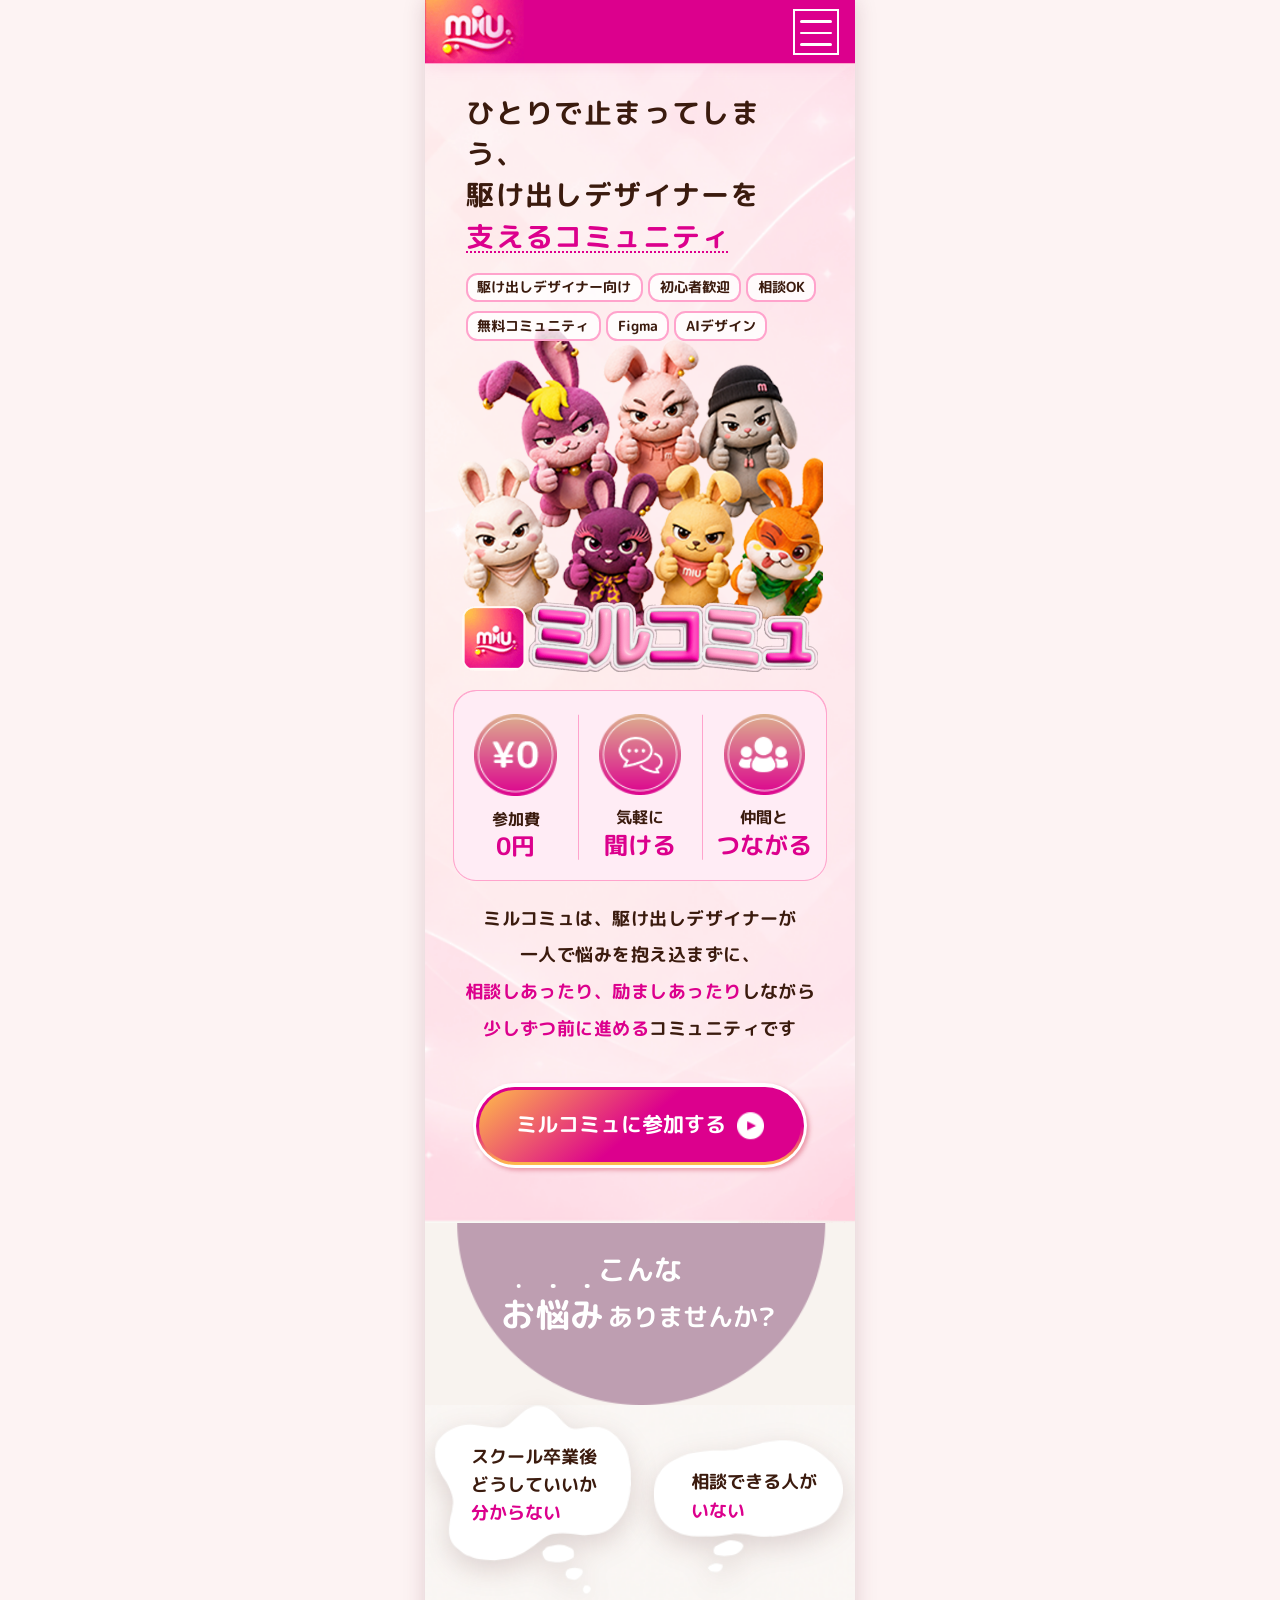
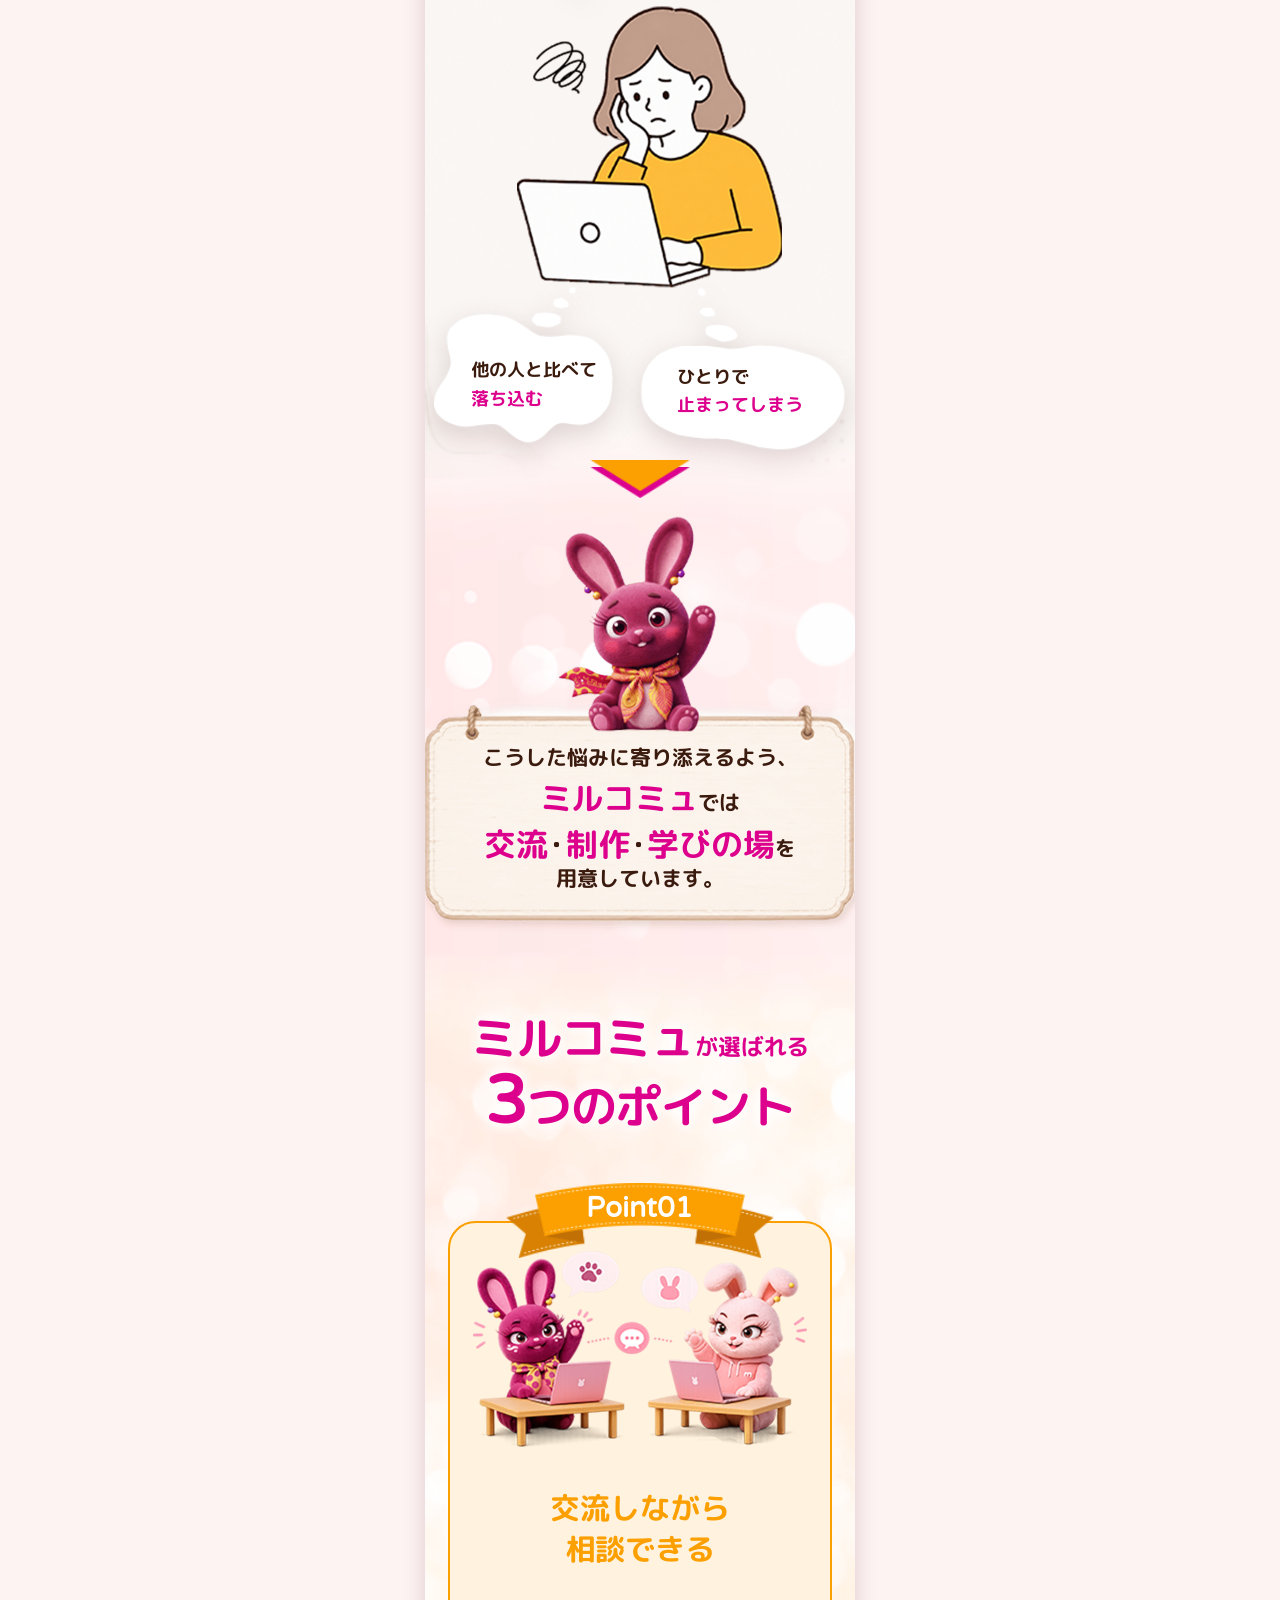
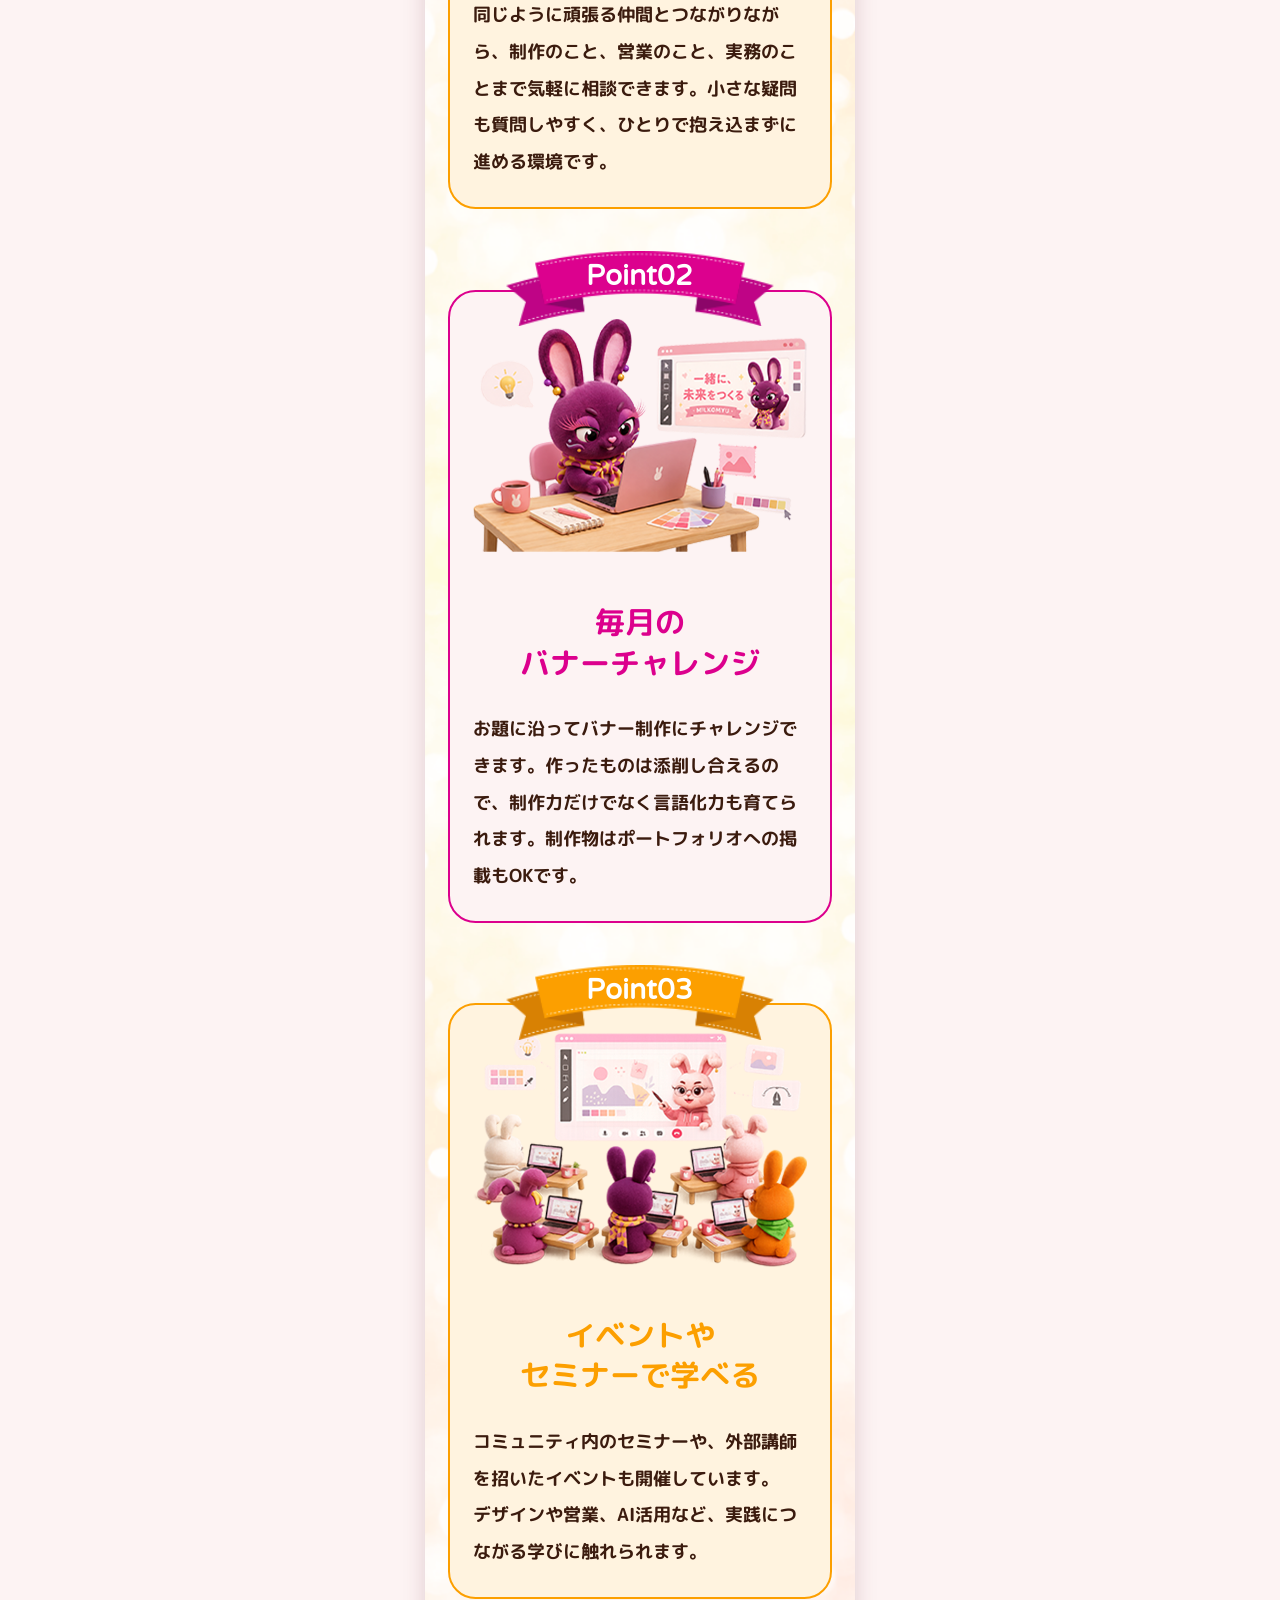
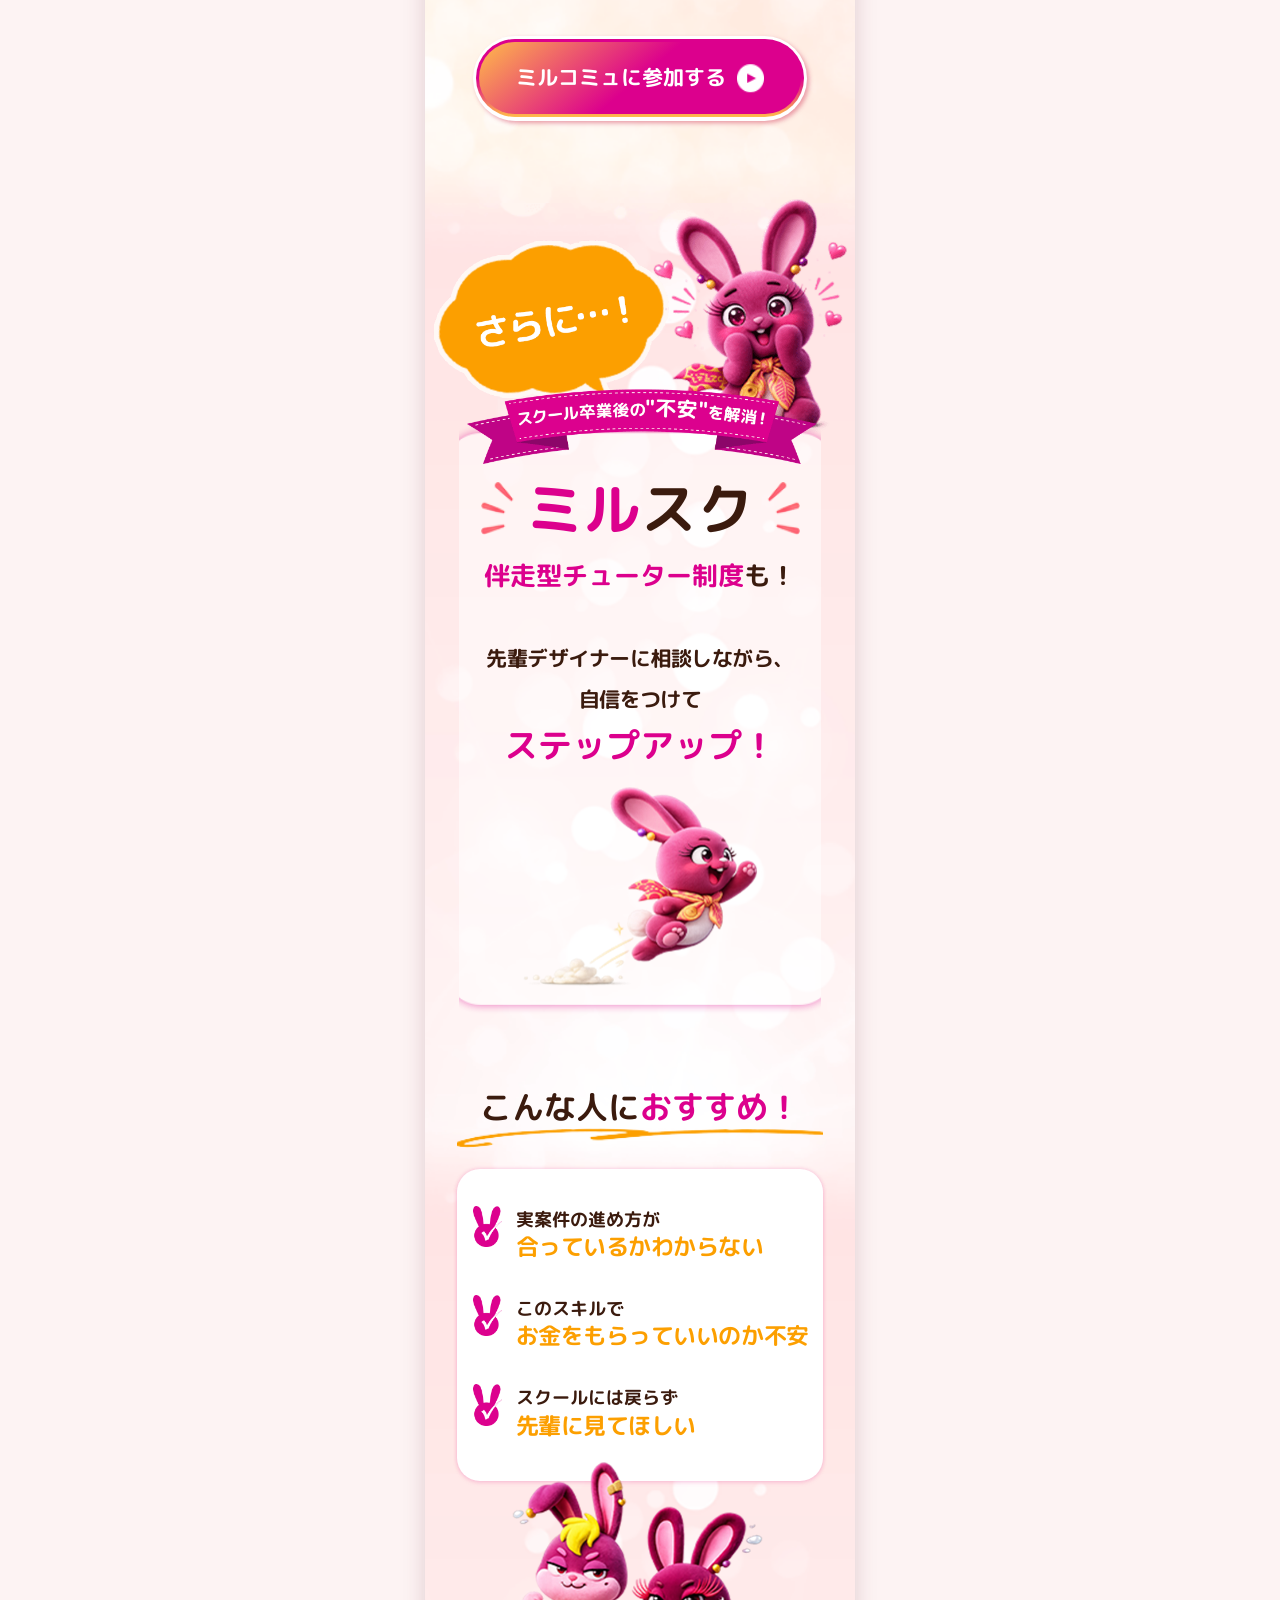
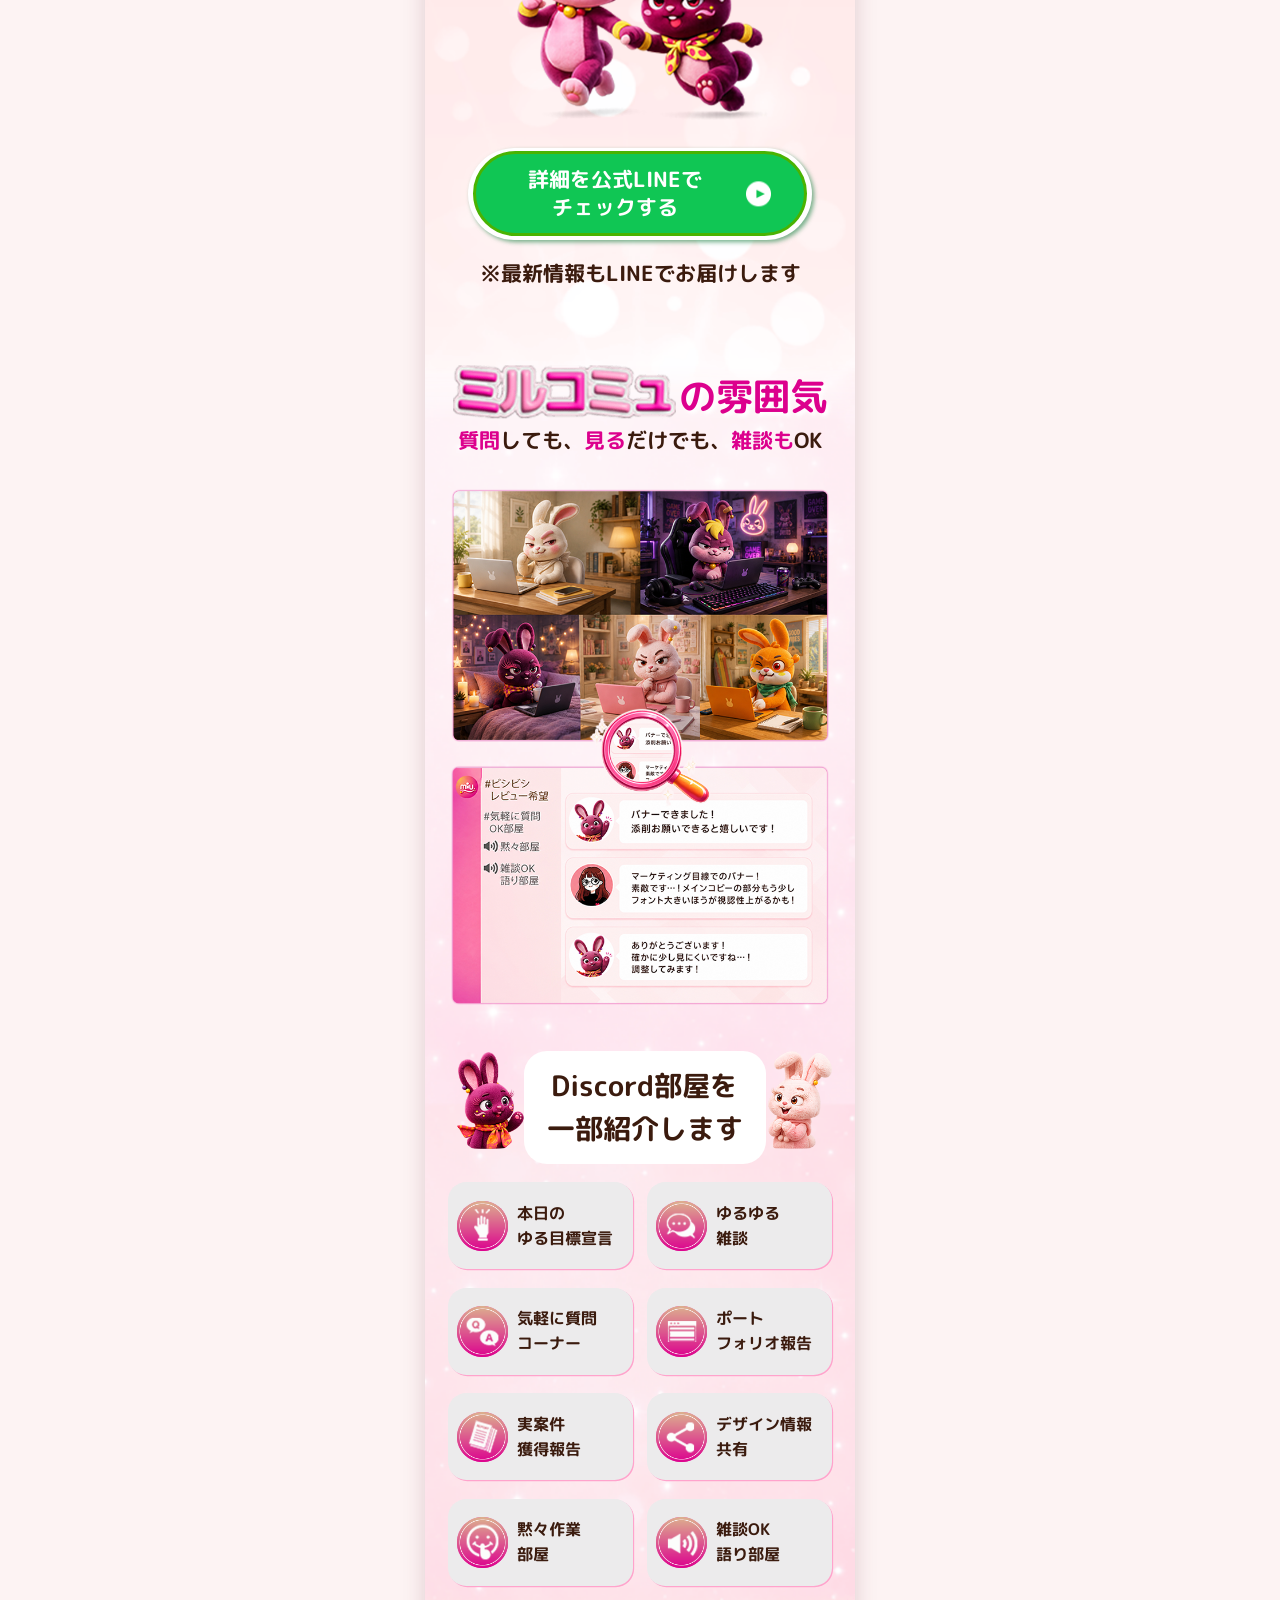
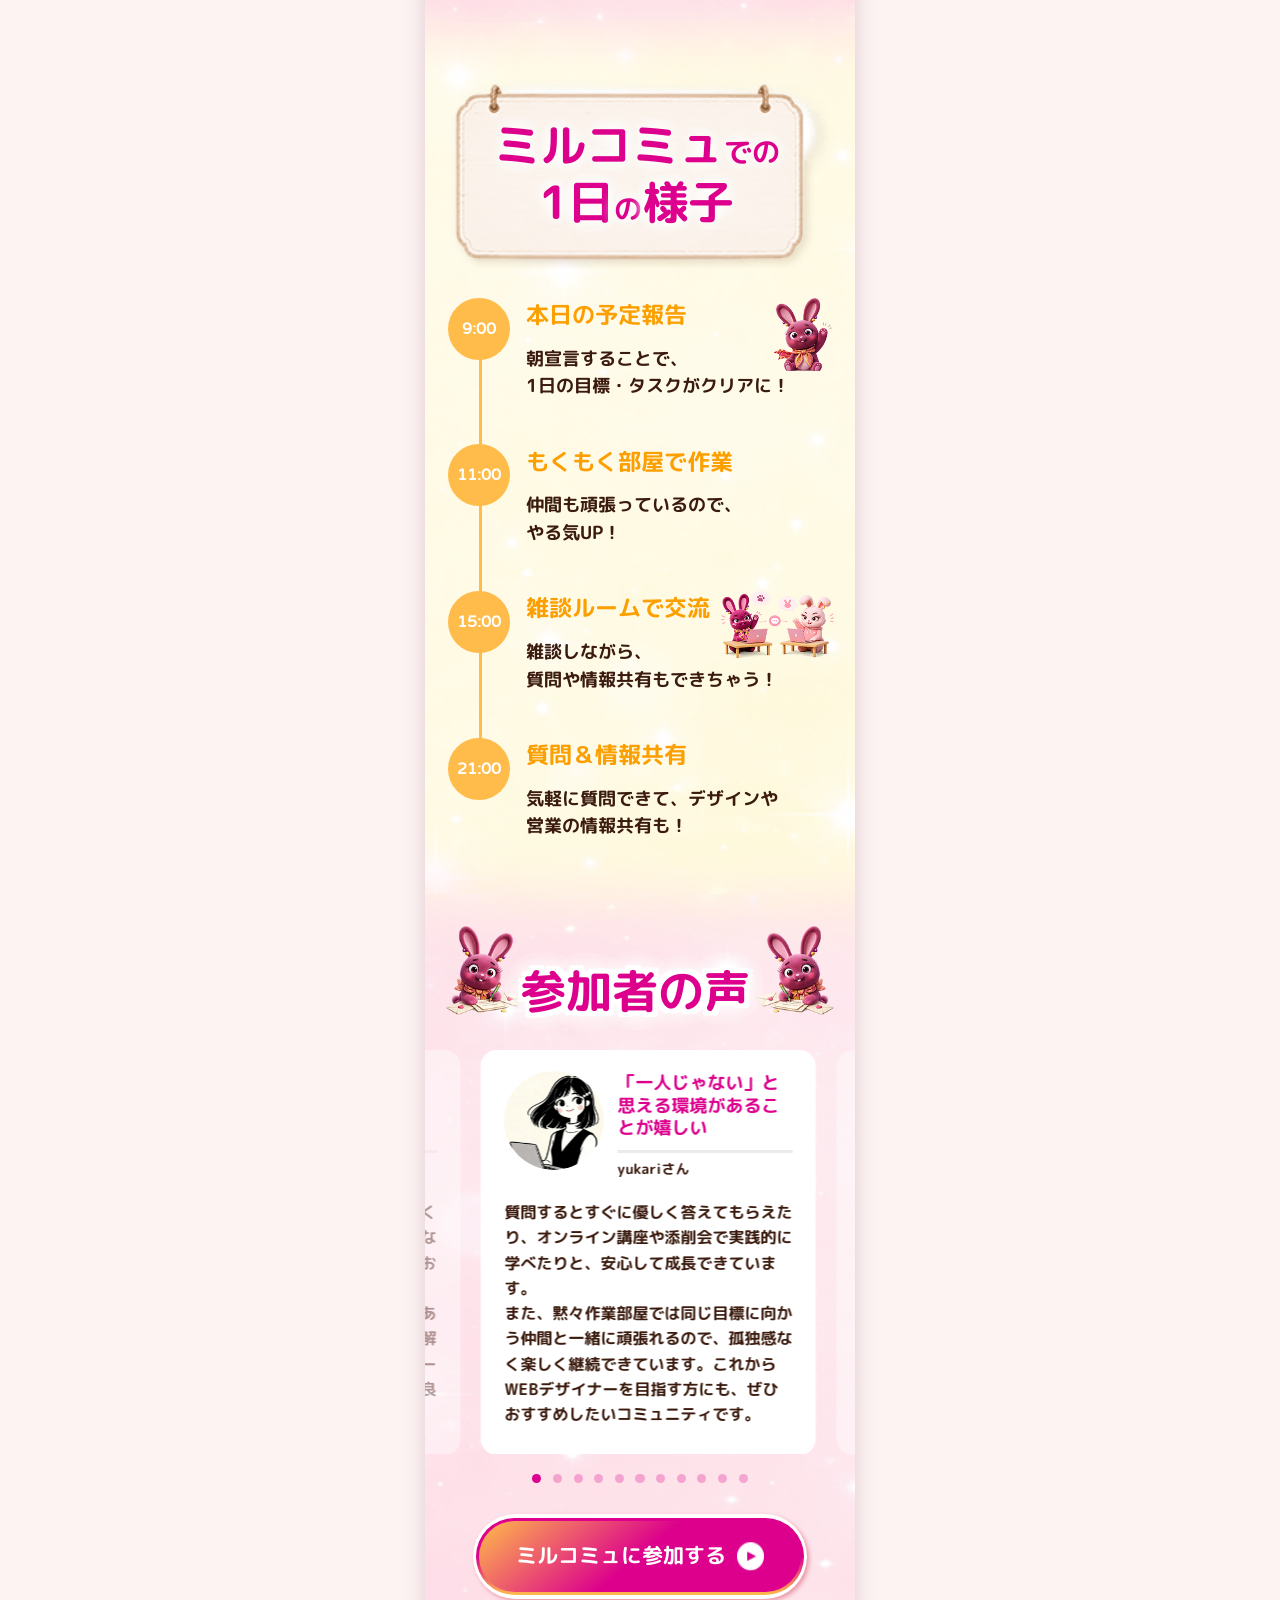
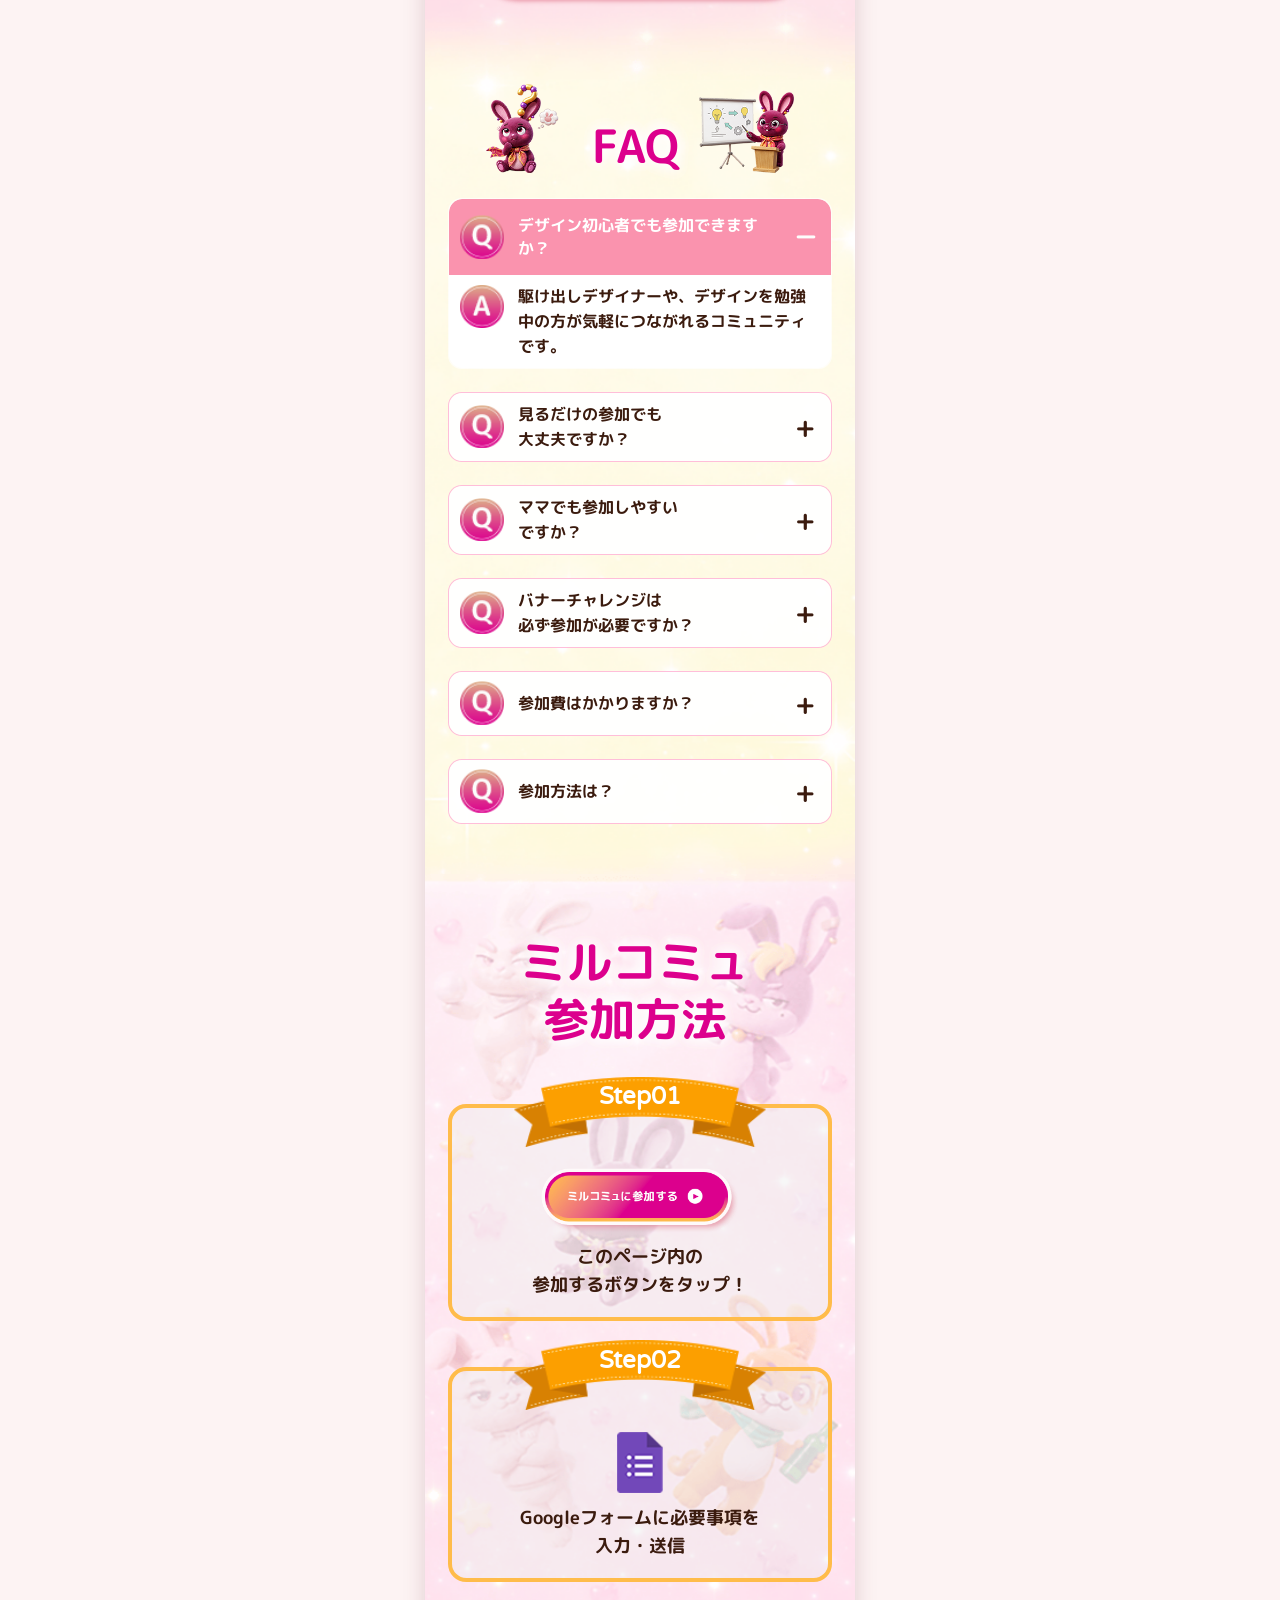
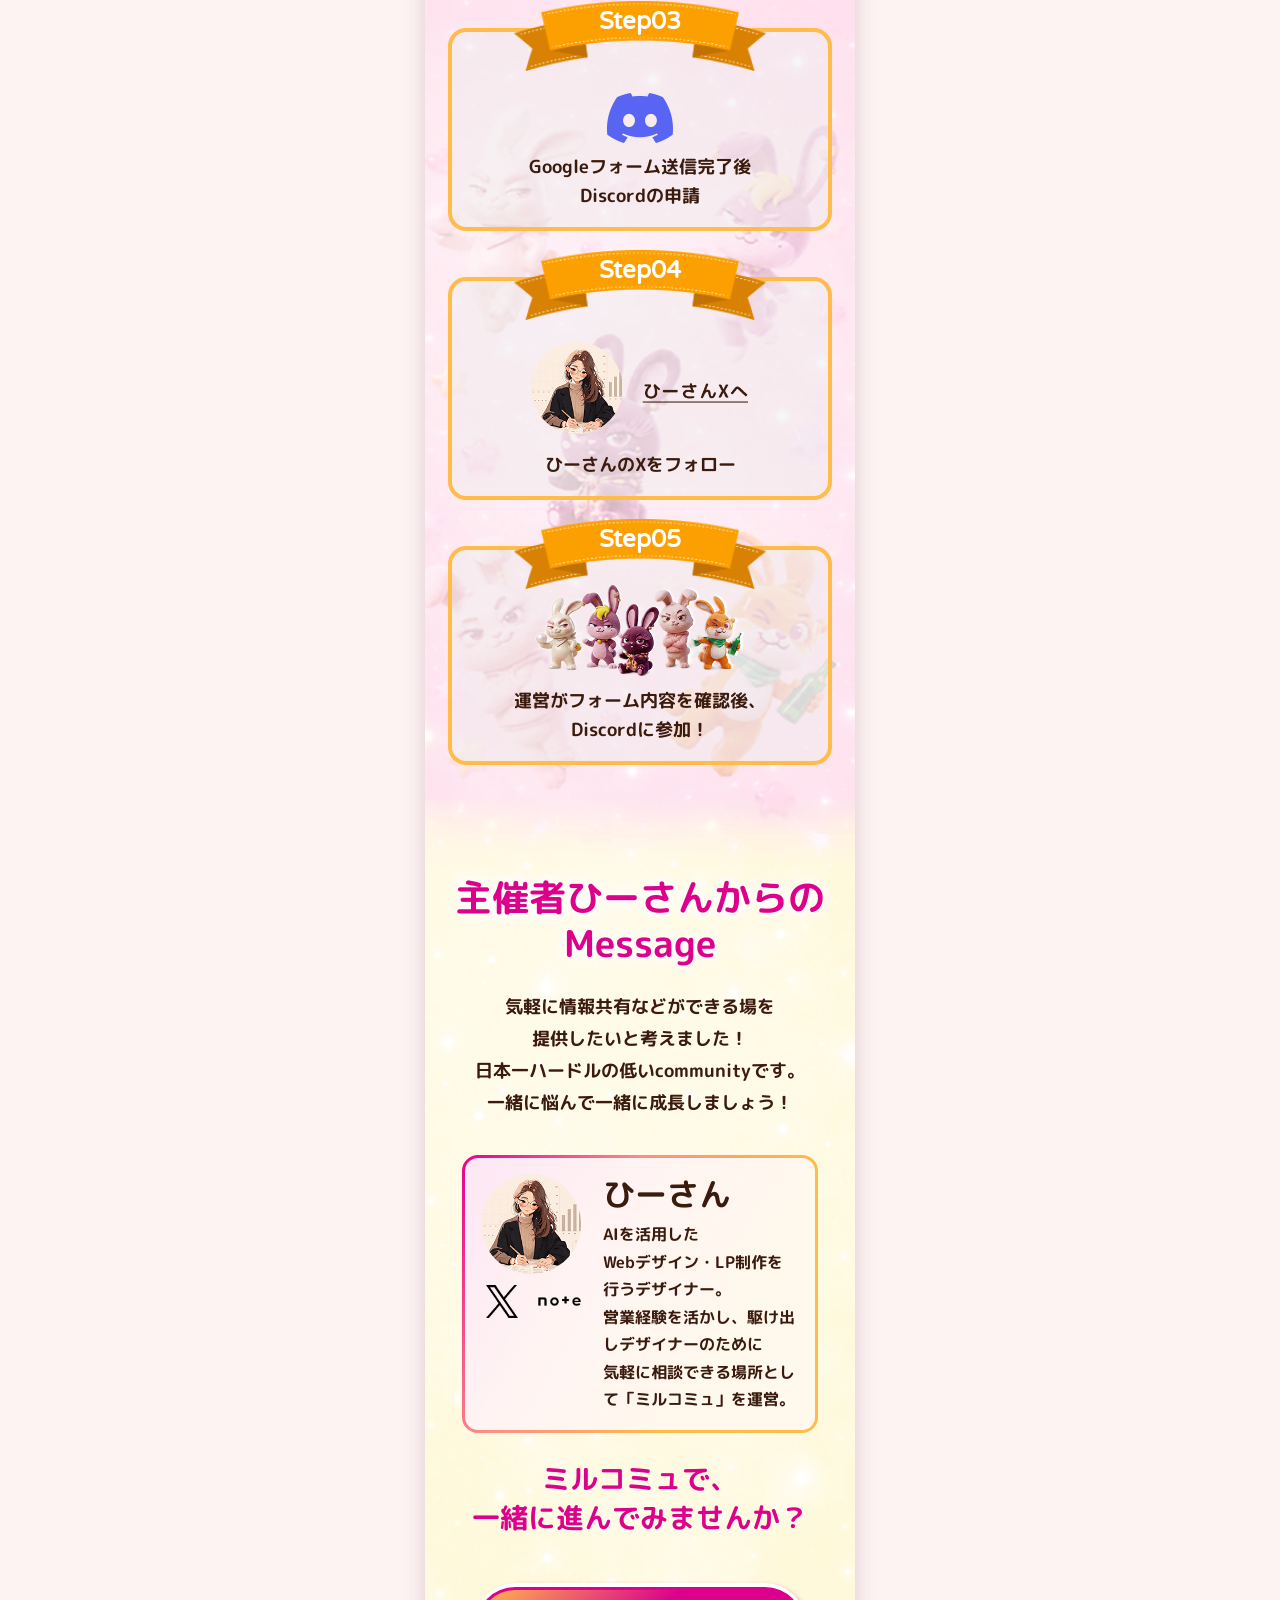
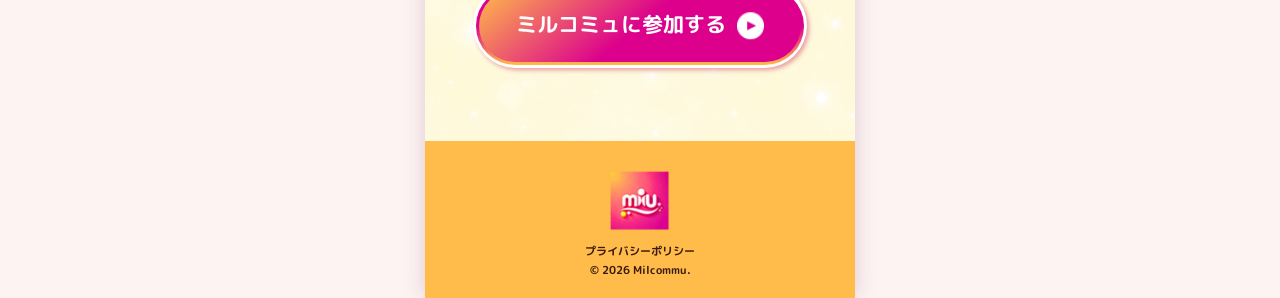
<file: index.html>
<!DOCTYPE html>
<html lang="ja">

<head>
  <meta charset="UTF-8" />
  <meta name="viewport" content="width=device-width, initial-scale=1.0" />
  <title>ミルコミュ | ミルスクで繋がる学びのコミュニティ</title>
  <meta name="description" content="ミルコミュは、毎月定額で学べるオンラインコミュニティ。バナーデザインからSNS運用まで、楽しく学べる環境があります。" />
  <link rel="preload" as="image" href="group_fv_header@2x.png" fetchpriority="high" />
  <link rel="preload" as="image" href="img_fv_main@2x.png?v=20260725-245" fetchpriority="high" />
  <link rel="preload" as="image" href="img_fv_logo_pukumoji@2x.png?v=20260725-245" fetchpriority="high" />
  <link rel="stylesheet" href="style.css?v=20261126-002" />
  <link rel="preconnect" href="https://fonts.googleapis.com">
  <link rel="preconnect" href="https://fonts.gstatic.com" crossorigin>
  <link
    href="https://fonts.googleapis.com/css2?family=M+PLUS+Rounded+1c:wght@400;500;700&family=Varela+Round&display=swap"
    rel="stylesheet">
</head>

<body id="top">

  <div class="lp-wrapper">

    <!-- ========================================
       HEADER
       ======================================== -->
    <header class="site-header">
      <div class="header-logo">
        <img src="group_fv_header@2x.png" alt="ミルコミュ" class="header-logo-text" fetchpriority="high">
      </div>
      <div class="menu-wrapper">
        <input type="checkbox" id="menu-toggle" autocomplete="off" hidden>

        <label class="menu-icon" for="menu-toggle" aria-label="メニューを開閉">
          <span></span>
          <span></span>
          <span></span>
        </label>

        <label class="overlay" for="menu-toggle" aria-label="メニューを閉じる"></label>

        <nav class="menu" aria-label="ページ内メニュー">
          <ul>
            <li><a href="#top">ミルコミュとは？<span aria-hidden="true">&gt;</span></a></li>
            <li><a href="#points">3つのポイント<span aria-hidden="true">&gt;</span></a></li>
            <li><a href="#mood">ミルコミュの雰囲気<span aria-hidden="true">&gt;</span></a></li>
            <li><a href="#voices">参加者の声<span aria-hidden="true">&gt;</span></a></li>
            <li><a href="#faq">FAQ<span aria-hidden="true">&gt;</span></a></li>
            <li><a href="#message">ひーさんからのMessage<span aria-hidden="true">&gt;</span></a></li>
          </ul>
          <img class="menu-rabbit" src="./img_menu_hikuusagi@2x.png?v=20260725-246" alt="">
        </nav>
      </div>
    </header>

    <!-- ========================================
       HERO SECTION
       ======================================== -->
    <section class="hero-section section">
      <p class="hero-tagline">ひとりで止まってしまう、<br>駆け出しデザイナーを<br><span class="pink">支えるコミュニティ</span></p>
      <div class="hero-content">
        <div class="hero-card">駆け出しデザイナー向け</div>
        <div class="hero-card">初心者歓迎</div>
        <div class="hero-card">相談OK</div>
        <div class="hero-card">無料コミュニティ</div>
        <div class="hero-card">Figma</div>
        <div class="hero-card">AIデザイン</div>
      </div>
      <h1 class="hero-title">
        <img src="img_fv_logo_pukumoji@2x.png?v=20260725-245" alt="ミルコミュ" class="hero-icon"
          fetchpriority="high">
      </h1>
      <div class="stats-bar">
        <div class="stat-item">
          <div class="stat-image"><img src="stat-1.png" alt="参加費"></div>
          <div class="stat-number">参加費</div>
          <div class="stat-label">0円</div>
        </div>

        <div class="stat-item-second">
          <div class="stat-image"><img src="stat-2.png" alt="質問"></div>
          <div class="stat-number">気軽に</div>
          <div class="stat-label">聞ける</div>

        </div>

        <div class="stat-item-last">
          <div class="stat-image"><img src="stat-3.png" alt="つながる"></div>
          <div class="stat-number">仲間と</div>
          <div class="stat-label">つながる</div>
        </div>
      </div>
      <div class="coment">ミルコミュは、駆け出しデザイナーが<br>一人で悩みを抱え込まずに、<br><span
          class="dark-pink">相談しあったり、励ましあったり</span>しながら<br><span class="dark-pink">少しずつ前に進める</span>コミュニティです</div>
      <div class="cta-block">
        <a href="https://docs.google.com/forms/d/e/1FAIpQLSe1tg_ukDFu417DFIfBPvZg4oQFs6Ldz17UHAbYfPPdbxIZsA/viewform?pli=1" class="btn-cta" target="_blank" rel="noopener noreferrer">
          <span class="cta-label">ミルコミュに参加する</span><span class="arrow"><img src="cta-arrow.png" alt="矢印"></span>
        </a>
      </div>
    </section>

    <!-- ========================================
       WORRY SECTION（お悩み）
       ======================================== -->
    <section class="worry-section section" id="worry">
      <div class="section-title-gray">
        <span class="title-line">こんな</span>
        <span class="title-line title-main"><span class="large"><span class="em-char">お</span><span class="em-char">悩</span><span class="em-char">み</span></span><span class="title-question">ありませんか<span class="question-mark">？</span></span></span>
      </div>
      <div class="worry-list fade-up">
        <div class="worry-item-1">
          <span class="worry-text">スクール卒業後<br>どうしていいか<br><span class="dark-pink">分からない</span></span>
        </div>
        <div class="worry-item-2">
          <span class="worry-text">相談できる人が<br><span class="dark-pink">いない</span></span>
        </div>
        <div class="worry-item-3">
          <span class="worry-text">他の人と比べて<br><span class="dark-pink">落ち込む</span></span>
        </div>
        <div class="worry-item-4">
          <span class="worry-text">ひとりで<br><span class="dark-pink">止まってしまう</span></span>
        </div>
      </div>
    </section>
    <section class="solution section" id="about">
      <div class="solution-title">
        <span class="solution-line">こうした悩みに寄り添えるよう、</span>
        <span class="solution-line"><span class="large dark-pink solution-brand">ミルコミュ</span>では</span>
        <span class="solution-line"><span class="large dark-pink">交流</span><span
          class="solution-dot dark-pink">・</span><span class="large dark-pink">制作</span><span
          class="solution-dot dark-pink">・</span><span class="large dark-pink">学びの場</span>を</span>
        <span class="solution-line">用意しています。</span>
      </div>
    </section>

    <!-- ========================================
       3 POINTS SECTION（3つのポイント）
       ======================================== -->
    <section class="points-section section" id="points">
      <div class="section-title">
        <span class="points-title-line"><span class="large">ミルコミュ</span>が選ばれる</span>
        <span class="points-title-line"><span class="num">3</span><span class="big">つのポイント</span></span>
      </div>

      <div class="point-card fade-up">
        <div class="point-number">Point01</div>
        <h3 class="point-title">
          交流しながら<br>相談できる
        </h3>
        <p class="point-desc">
          同じように頑張る仲間とつながりながら、制作のこと、営業のこと、実務のことまで気軽に相談できます。小さな疑問も質問しやすく、ひとりで抱え込まずに進める環境です。
        </p>
      </div>

      <div class="point-card fade-up num2">
        <div class="point-number num2">Point02</div>
        <h3 class="point-title num2">
          毎月の<br />バナーチャレンジ
        </h3>
        <p class="point-desc">
          お題に沿ってバナー制作にチャレンジできます。作ったものは添削し合えるので、制作力だけでなく言語化力も育てられます。制作物はポートフォリオへの掲載もOKです。
        </p>
      </div>

      <div class="point-card fade-up num3">
        <div class="point-number num3">Point03</div>
        <h3 class="point-title num3">
          イベントや<br />セミナーで学べる
        </h3>
        <p class="point-desc">
          コミュニティ内のセミナーや、外部講師を招いたイベントも開催しています。<br>
          デザインや営業、AI活用など、実践につながる学びに触れられます。
        </p>
      </div>
      <div class="cta-block">
        <a href="https://docs.google.com/forms/d/e/1FAIpQLSe1tg_ukDFu417DFIfBPvZg4oQFs6Ldz17UHAbYfPPdbxIZsA/viewform?pli=1" class="btn-cta" target="_blank" rel="noopener noreferrer">
          <span class="cta-label">ミルコミュに参加する</span><span class="arrow"><img src="cta-arrow.png" alt="矢印"></span>
        </a>
      </div>
    </section>

    <!-- ========================================
       MIRUSUKU SECTION（ミルスク）
       ======================================== -->
    <section class="mirusuku-section section">
      <div class="mirusuku-box">
        <h2 class="challenge-title">
          <span class="pink">ミル</span>スク
        </h2>
        <p class="challenge-subtitle">
          <span class="pink">伴走型チューター制度</span>も！
        </p>
        <div class="challenge-desc">
          先輩デザイナーに相談しながら、<br>自信をつけて<br><span class="pink">ステップアップ！</span>
          <img src="./mirusuku-text-after@2x.png" class="stepup-rabbit" alt="" aria-hidden="true">
        </div>
      </div>

      <!-- ========================================
         RECOMMEND BLOCK（こんな人におすすめ）
         ミルスク背景と一体化するため、mirusuku-section内に統合。
         ======================================== -->
      <div class="milsk-section">
      <h2 class="milsk-title">こんな人に<span class="dark-pink">おすすめ！</span></h2>
      <div class="milsk-features">
        <div class="milsk-feature">
          <div class="milsk-feature-icon"></div>
          <div class="milsk-feature-text">実案件の進め方が<br><span class="orange">合っているかわからない</span></div>
        </div>
        <div class="milsk-feature">
          <div class="milsk-feature-icon"></div>
          <div class="milsk-feature-text">このスキルで<br><span class="orange">お金をもらっていいのか不安</span></div>
        </div>
        <div class="milsk-feature">
          <div class="milsk-feature-icon"></div>
          <div class="milsk-feature-text">スクールには戻らず<br><span class="orange">先輩に見てほしい</span></div>
        </div>
        <img src="./milsk-feature-after@2x.png" class="milsk-running-rabbits" alt="" aria-hidden="true">
      </div>
      <div class="line-block">
        <a href="https://lin.ee/YPIZv4y" class="line-cta" target="_blank" rel="noopener noreferrer">
          詳細を公式LINEで<br>チェックする <span class="arrow"><img src="line-arrow.png" alt="矢印"></span>
        </a>

      </div>
      <div class="add-text">※最新情報もLINEでお届けします</div>
      </div>
    </section>

    <!-- ========================================
       COMMUNITY SECTION（コミュニティの雰囲気）
       ======================================== -->
    <section class="community-section section" id="mood">
      <div class="section-title"><span class="img"><img src="./title@2x.png" alt="ミルコミュ"></span>の雰囲気</div>
      <div class="section-text"><span class="dark-pink">質問</span>しても、<span class="dark-pink">見る</span>だけでも、<span
          class="dark-pink">雑談も</span>OK</div>
      <div class="mood-main"><img src="./img_mood_main@2x.png?v=20260724-235" alt="ミルコミュの雰囲気"></div>
      <div class="discord-intro">
        <div class="discord-intro-text">Discord部屋を<br>一部紹介します</div>
      </div>
      <div class="discord-grid">
        <div class="discord-card">
          <div class="discord-icon"><img src="./discord-icon01@2x.png?v=20260725-244" alt=""></div>
          <div class="discord-label">本日の<br>ゆる目標宣言</div>
        </div>
        <div class="discord-card">
          <div class="discord-icon"><img src="./discord-icon02@2x.png?v=20260725-244" alt=""></div>
          <div class="discord-label">ゆるゆる<br>雑談</div>
        </div>
        <div class="discord-card">
          <div class="discord-icon"><img src="./discord-icon03@2x.png?v=20260725-244" alt=""></div>
          <div class="discord-label">気軽に質問<br>コーナー</div>
        </div>
        <div class="discord-card">
          <div class="discord-icon"><img src="./discord-icon04@2x.png?v=20260725-244" alt=""></div>
          <div class="discord-label">ポート<br>フォリオ報告</div>
        </div>
        <div class="discord-card">
          <div class="discord-icon"><img src="./discord-icon05@2x.png?v=20260725-244" alt=""></div>
          <div class="discord-label">実案件<br>獲得報告</div>
        </div>
        <div class="discord-card">
          <div class="discord-icon"><img src="./discord-icon06@2x.png?v=20260725-244" alt=""></div>
          <div class="discord-label">デザイン情報<br>共有</div>
        </div>
        <div class="discord-card">
          <div class="discord-icon"><img src="./discord-icon07@2x.png?v=20260725-244" alt=""></div>
          <div class="discord-label">黙々作業<br>部屋</div>
        </div>
        <div class="discord-card">
          <div class="discord-icon"><img src="./discord-icon08@2x.png?v=20260725-244" alt=""></div>
          <div class="discord-label">雑談OK<br>語り部屋</div>
        </div>
      </div>
    </section>

    <!-- ========================================
       DAILY SECTION（1日の様子）
       ======================================== -->
    <section class="daily-section section">
      <div class="section-title">
        ミルコミュ<span class="mini">での</span><br />
        1日<span class="mini">の</span>様子
      </div>
      <div class="timeline">
        <div class="timeline-item fade-up">
          <div class="timeline-dot">9:00</div>
          <div class="timeline-content img01">
            <div class="timeline-title">本日の予定報告</div>
            <div class="timeline-desc">朝宣言することで、<br>1日の目標・タスクがクリアに！</div>
          </div>
        </div>
        <div class="timeline-item fade-up">
          <div class="timeline-dot">11:00</div>
          <div class="timeline-content">
            <div class="timeline-title">もくもく部屋で作業</div>
            <div class="timeline-desc">仲間も頑張っているので、<br>やる気UP！</div>
          </div>
        </div>
        <div class="timeline-item fade-up">
          <div class="timeline-dot">15:00</div>
          <div class="timeline-content img02">
            <div class="timeline-title">雑談ルームで交流</div>
            <div class="timeline-desc">雑談しながら、<br>質問や情報共有もできちゃう！</div>
          </div>
        </div>
        <div class="timeline-item fade-up">
          <div class="timeline-dot">21:00</div>
          <div class="timeline-content">
            <div class="timeline-title">質問＆情報共有</div>
            <div class="timeline-desc">気軽に質問できて、デザインや<br>営業の情報共有も！</div>
          </div>
        </div>
      </div>
    </section>

    <!-- ========================================
       VOICES SECTION（参加者の声）
       ======================================== -->
    <section class="voices-section section" id="voices">
      <div class="section-title">
        参加者の声
      </div>
      <div class="voice-slider">
        <div class="voice-card fade-up">
          <div class="voice-header">
            <div class="voice-avatar"><img src="./voice-01@2x.png?v=20260725-244" alt="参加者の声 01" class="voice-img"></div>
            <div>
              <div class="voice-name">「一人じゃない」と思える環境があることが嬉しい</div>
              <div class="voice-age">yukariさん</div>
            </div>
          </div>
          <p class="voice-text">
            質問するとすぐに優しく答えてもらえたり、オンライン講座や添削会で実践的に学べたりと、安心して成長できています。<br>また、黙々作業部屋では同じ目標に向かう仲間と一緒に頑張れるので、孤独感なく楽しく継続できています。これからWEBデザイナーを目指す方にも、ぜひおすすめしたいコミュニティです。
          </p>
        </div>
        <div class="voice-card fade-up">
          <div class="voice-header">
            <div class="voice-avatar"><img src="./voice-02@2x.png?v=20260725-244" alt="参加者の声 02" class="voice-img"></div>
            <div>
              <div class="voice-name">仲間と切磋琢磨できる日々に変わりました！</div>
              <div class="voice-age">くぼさん</div>
            </div>
          </div>
          <p class="voice-text">
            ずっと一人で不安だった毎日が、ミルコミュに入って仲間と切磋琢磨できる日々に変わりました。<br>分からない事や不安な事はみんなで解決して助け合えるし、バナーコンペや添削会など、スキルアップにも繋がることができるとても大切な場所です。
          </p>
        </div>
        <div class="voice-card fade-up">
          <div class="voice-header">
            <div class="voice-avatar"><img src="./voice-03@2x.png?v=20260725-244" alt="参加者の声 03" class="voice-img"></div>
            <div>
              <div class="voice-name">ミルコミュは寄り添ってくれる安心感があります！</div>
              <div class="voice-age">みかこさん</div>
            </div>
          </div>
          <p class="voice-text">
            ミルコミュは、安心して心を開放できる大切な場所です。<br>いつも誰かが寄り添ってくれる安心感、毎月のコンペや添削会で進化し続ける環境、デザイナーとして成長し続けたい気持ちにさせてくれる場所です。<br>いつもありがとうございます！
          </p>
        </div>
        <div class="voice-card fade-up">
          <div class="voice-header">
            <div class="voice-avatar"><img src="./voice-04@2x.png?v=20260725-244" alt="参加者の声 04" class="voice-img"></div>
            <div>
              <div class="voice-name">制作を前向きに楽しめるようになりました！</div>
              <div class="voice-age">はるなさん</div>
            </div>
          </div>
          <p class="voice-text">
            いつでも相談できる環境ができて、制作を前向きに楽しめるようになりました。<br>同じような環境で頑張る方が多いので質問もしやすく、あたたかい雰囲気の中で安心して続けられています。<br>ありがとうございます。
          </p>
        </div>
        <div class="voice-card fade-up">
          <div class="voice-header">
            <div class="voice-avatar"><img src="./voice-05@2x.png?v=20260725-244" alt="参加者の声 05" class="voice-img"></div>
            <div>
              <div class="voice-name">出会えた方々との繋がりが確実にプラスになっています！</div>
              <div class="voice-age">alo.maさん</div>
            </div>
          </div>
          <p class="voice-text">
            勉強会や毎月のイベントでの刺激はもちろんですが、みなさんの行動力が凄い！<br>おかげで私は刺激の多い毎日で行動し続けられています。相談にのってくれる方もいて、背中を押してもらって…<br>出会えた方達との繋がりが確実にプラスになってます！
          </p>
        </div>
        <div class="voice-card fade-up">
          <div class="voice-header">
            <div class="voice-avatar"><img src="./voice-06@2x.png?v=20260725-244" alt="参加者の声 06" class="voice-img"></div>
            <div>
              <div class="voice-name">ママデザイナーの方が多く在籍していることが心強い！</div>
              <div class="voice-age">JUNKOさん</div>
            </div>
          </div>
          <p class="voice-text">
            月1のデザインコンペ・添削があっていい。外部講義も魅力。<br>一人で勉強していると孤独を感じることが多いが、ママデザイナーの方が多く在籍しているという時点で心強い。<br>ママデザイナー精鋭で、心強い！これからもよろしくお願いします。
          </p>
        </div>
        <div class="voice-card fade-up">
          <div class="voice-header">
            <div class="voice-avatar"><img src="./voice-07@2x.png?v=20260725-244" alt="参加者の声 07" class="voice-img"></div>
            <div>
              <div class="voice-name">常に誰かと学べる環境があることがミルコミュの強みです！</div>
              <div class="voice-age">HITOMIさん</div>
            </div>
          </div>
          <p class="voice-text">
            ミルコミュに入ったおかげで絶対に関わることもなかった方々と出会うことができました。一人では苦しい事も相談できる仲間がいること。添削会や外部講師による勉強会など内容も豊富で、常に誰かと学べる環境があることもとても心強いですし、ミルコミュの強みです！いつも背中を押してくれる、支えてくれるメンバーに感謝してます！
          </p>
        </div>
        <div class="voice-card fade-up">
          <div class="voice-header">
            <div class="voice-avatar"><img src="./voice-08@2x.png?v=20260725-244" alt="参加者の声 08" class="voice-img"></div>
            <div>
              <div class="voice-name">悩んだ時に、相談にのってくれる仲間ができました！</div>
              <div class="voice-age">ぴょんさん</div>
            </div>
          </div>
          <p class="voice-text">
            アットホームな環境で、みなさん本当にあたたかいです。<br>悩んだ時、困った時に相談にのってくれる仲間がいる心強さ。<br>外部講師による勉強会、コミュ内企画、オフ会もあり、楽しく切磋琢磨しながらスキルアップができます！<br>私の居場所になりました！
          </p>
        </div>
        <div class="voice-card fade-up">
          <div class="voice-header">
            <div class="voice-avatar"><img src="./voice-09@2x.png?v=20260725-244" alt="参加者の声 09" class="voice-img"></div>
            <div>
              <div class="voice-name">たわいないことでも気軽に相談ができることが魅力です！</div>
              <div class="voice-age">Miiさん</div>
            </div>
          </div>
          <p class="voice-text">
            ミルコミュは、分からないことはもちろん、たわいないことでも気軽に相談できることが魅力に思います。<br>また外部講師の勉強会、SNSやAI、デザインツールの勉強会など生配信をしていただけることも！！<br>何が1番すごいって全部無料です！毎月たくさん学べて、自身の成長を感じます！！
          </p>
        </div>
        <div class="voice-card fade-up">
          <div class="voice-header">
            <div class="voice-avatar"><img src="./voice-10@2x.png?v=20260725-244" alt="参加者の声 10" class="voice-img"></div>
            <div>
              <div class="voice-name">ミルコミュは頑張る原動力になっています！</div>
              <div class="voice-age">らっこさん</div>
            </div>
          </div>
          <p class="voice-text">
            駆け出しで一歩前進するために頑張っている方が多くいます！<br>だからこそ、わからないこと、知りたいことを相談しやすいです。有料級の勉強会もたくさんあり、これで無料？と驚きの毎日！笑<br>ミルコミュは頑張る原動力になっていて参加して本当に良かったと思っています！
          </p>
        </div>
        <div class="voice-card fade-up">
          <div class="voice-header">
            <div class="voice-avatar"><img src="./voice-11@2x.png?v=20260725-244" alt="参加者の声 11" class="voice-img"></div>
            <div>
              <div class="voice-name">皆が目標に向かって行動しているので刺激をもらえます！</div>
              <div class="voice-age">ちょこんさん</div>
            </div>
          </div>
          <p class="voice-text">
            悩んだ時も質問すると誰かが反応してくれるので一人で抱え込むようなこともないので駆け出しデザイナーさんに本当おすすめします。<br>また添削会や外部講師による勉強会もあるので常に学べる環境があり、不安も解消できます。何より運営さん、メンバーが皆さん素敵なので、ここに居心地が良く毎日楽しいです。
          </p>
        </div>
      </div>
      <div class="voice-dots">
        <span class="voice-dot active"></span>
        <span class="voice-dot"></span>
        <span class="voice-dot"></span>
        <span class="voice-dot"></span>
        <span class="voice-dot"></span>
      </div>
      <div class="cta-block">
        <a href="https://docs.google.com/forms/d/e/1FAIpQLSe1tg_ukDFu417DFIfBPvZg4oQFs6Ldz17UHAbYfPPdbxIZsA/viewform?pli=1" class="btn-cta" target="_blank" rel="noopener noreferrer">
          <span class="cta-label">ミルコミュに参加する</span><span class="arrow"><img src="cta-arrow.png" alt="矢印"></span>
        </a>
      </div>
    </section>

    <!-- ========================================
       FAQ SECTION
       ======================================== -->
    <section class="faq-section section" id="faq">
      <div class="section-title">
        FAQ
      </div>
      <div class="faq-item open">
        <div class="faq-question">
          <div class="faq-q-badge"><img src="./Q.png" alt="Q"></div>
          <div class="faq-q-text">デザイン初心者でも参加できますか？</div>
          <div class="faq-toggle"></div>
        </div>
        <div class="faq-answer">
          <div class="answer-icon"><img src="./A.png" alt="A"> </div>
          <div class="answer-text">
            駆け出しデザイナーや、デザインを勉強中の方が気軽につながれるコミュニティです。
          </div>
        </div>
      </div>
      <div class="faq-item">
        <div class="faq-question">
          <div class="faq-q-badge"><img src="./Q.png" alt="Q"></div>
          <div class="faq-q-text">見るだけの参加でも<br>大丈夫ですか？</div>
          <div class="faq-toggle"></div>
        </div>
        <div class="faq-answer">
          <div class="answer-icon"><img src="./A.png" alt="A"> </div>
          <div class="answer-text">
            最初は雰囲気を見るだけでもOKです。慣れてきたら、質問や雑談など参加しやすいところから関わってみてください。
          </div>
        </div>
      </div>
      <div class="faq-item">
        <div class="faq-question">
          <div class="faq-q-badge"><img src="./Q.png" alt="Q"></div>
          <div class="faq-q-text">ママでも参加しやすい<br>ですか？</div>
          <div class="faq-toggle"></div>
        </div>
        <div class="faq-answer">
          <div class="answer-icon"><img src="./A.png" alt="A"> </div>
          <div class="answer-text">
            見るだけの日があっても大丈夫なので、家事や育児の合間に、自分のペースで参加できます。
          </div>
        </div>
      </div>
      <div class="faq-item">
        <div class="faq-question">
          <div class="faq-q-badge"><img src="./Q.png" alt="Q"></div>
          <div class="faq-q-text">バナーチャレンジは<br>必ず参加が必要ですか？</div>
          <div class="faq-toggle"></div>
        </div>
        <div class="faq-answer">
          <div class="answer-icon"><img src="./A.png" alt="A"> </div>
          <div class="answer-text">
            必須ではありません。参加できるタイミングで、お題に沿って制作にチャレンジできます。
          </div>
        </div>
      </div>
      <div class="faq-item">
        <div class="faq-question">
          <div class="faq-q-badge"><img src="./Q.png" alt="Q"></div>
          <div class="faq-q-text">参加費はかかりますか？</div>
          <div class="faq-toggle"></div>
        </div>
        <div class="faq-answer">
          <div class="answer-icon"><img src="./A.png" alt="A"> </div>
          <div class="answer-text">
            現在の参加費は0円です。
          </div>
        </div>
      </div>
      <div class="faq-item">
        <div class="faq-question">
          <div class="faq-q-badge"><img src="./Q.png" alt="Q"></div>
          <div class="faq-q-text">参加方法は？</div>
          <div class="faq-toggle"></div>
        </div>
        <div class="faq-answer">
          <div class="answer-icon"><img src="./A.png" alt="A"> </div>
          <div class="answer-text">
            「ミルコミュに参加する」ボタンからフォームへ進み、入力後に表示されるDiscordリンクから申請してください。
          </div>
        </div>
      </div>
    </section>

    <!-- ========================================
       JOIN / REGISTRATION SECTION
       ======================================== -->
    <section class="join-section section" id="join">
      <div class="section-title">
        ミルコミュ<br />参加方法
      </div>
      <div class="join-steps">
        <div class="join-step fade-up">
          <div class="join-step-num"><span>Step01</span></div>
          <div class="join-step-content">
            <div class="join-step-title"><img src="./join-img01@2x.png?v=20260725-244" alt="ミルコミュに参加するボタン"> </div>
            <div class="join-step-desc">このページ内の<br>参加するボタンをタップ！</div>
          </div>
        </div>
        <div class="join-step fade-up">
          <div class="join-step-num"><span>Step02</span></div>
          <div class="join-step-content">
            <div class="join-step-title"><img src="./join-img02@2x.png?v=20260725-244" alt="Googleフォーム"></div>
            <div class="join-step-desc">Googleフォームに必要事項を<br>入力・送信</div>
          </div>
        </div>
        <div class="join-step fade-up">
          <div class="join-step-num"><span>Step03</span></div>
          <div class="join-step-content">
            <div class="join-step-title"><img src="./join-img03.png" alt="Discord"></div>
            <div class="join-step-desc">Googleフォーム送信完了後<br>Discordの申請</div>
          </div>
        </div>
        <div class="join-step fade-up">
          <div class="join-step-num"><span>Step04</span></div>
          <div class="join-step-content">
            <div class="join-step-title">
              <a class="join-x-link" href="https://x.com/ane5mama" target="_blank" rel="noopener noreferrer">
                <img src="./join-img04@2x.png?v=20260725-244" alt="ひーさんXへ">
              </a>
            </div>
            <div class="join-step-desc">ひーさんのXをフォロー</div>
          </div>
        </div>
        <div class="join-step fade-up">
          <div class="join-step-num"><span>Step05</span></div>
          <div class="join-step-content">
            <div class="join-step-title"><img src="./join-img05@2x.png?v=20260725-244" alt="ミルコミュの仲間たち"></div>
            <div class="join-step-desc">運営がフォーム内容を確認後、<br>Discordに参加！</div>
          </div>
        </div>
      </div>
    </section>

    <!-- ========================================
       PRICE SECTION
       ======================================== -->
    <section class="price-section section" id="message">
      <div class="section-title">
        主催者ひーさんからの<br>Message
      </div>
      <div class="sub-text">気軽に情報共有などができる場を<br>提供したいと考えました！<br>日本一ハードルの低いcommunityです。<br>一緒に悩んで一緒に成長しましょう！</div>
      <div class="price-card fade-up">
        <div class="left">
          <div class="icon"><img src="./message-icon@2x.png?v=20260725-244" alt="主催者ひーさん"></div>
          <div class="sns">
            <div><a href="https://x.com/ane5mama" target="_blank" rel="noopener noreferrer"><img src="./X-icon.png" alt="ひーさんのX"></a></div>
            <div><a href="https://note.com/hito_miru0303" target="_blank" rel="noopener noreferrer"><img src="./note-icon.png" alt="ひーさんのnote"></a></div>
          </div>
        </div>
        <div class="right">
         <div class="price-plan-name">ひーさん</div>
        <div class="price-amount">AIを活用した<br>Webデザイン・LP制作を行うデザイナー。<br>営業経験を活かし、駆け出しデザイナーのために<br>気軽に相談できる場所として「ミルコミュ」を運営。</div> 
        </div>
        
      </div>
      <div class="cta-text">ミルコミュで、<br>一緒に進んでみませんか？</div>
      <div class="cta-block">
        <a href="https://docs.google.com/forms/d/e/1FAIpQLSe1tg_ukDFu417DFIfBPvZg4oQFs6Ldz17UHAbYfPPdbxIZsA/viewform?pli=1" class="btn-cta" target="_blank" rel="noopener noreferrer">
          <span class="cta-label">ミルコミュに参加する</span><span class="arrow"><img src="cta-arrow.png" alt="矢印"></span>
        </a>
      </div>
    </section>

    <!-- ========================================
       FOOTER
       ======================================== -->
    <footer class="site-footer">
      <div class="footer-logo"><img src="./footer-logo@2x.png?v=20260725-244" alt="ミルコミュ"></div>
        <a href="./privacy/privacy.html">プライバシーポリシー</a>
      <p class="footer-copy">© 2026 Milcommu.</p>
    </footer>

  </div><!-- /.lp-wrapper -->

  <!-- ========================================
     JAVASCRIPT
     ======================================== -->
  <script>
    /* FAQ アコーディオン */
    function toggleFaq(el) {
      const item = el.closest('.faq-item');
      item.classList.toggle('open');
    }

    document.querySelectorAll('.faq-question').forEach((question) => {
      question.addEventListener('click', () => toggleFaq(question));
    });

    /* スクロールアニメーション */
    const fadeEls = document.querySelectorAll('.fade-up');
    const observer = new IntersectionObserver((entries) => {
      entries.forEach(entry => {
        if (entry.isIntersecting) {
          entry.target.classList.add('visible');
          observer.unobserve(entry.target);
        }
      });
    }, { threshold: 0.1 });

    fadeEls.forEach(el => observer.observe(el));

    /* 「ステップアップ！」のミルラビ：表示時に一度だけジャンプ */
    const stepupRabbit = document.querySelector('.stepup-rabbit');
    if (stepupRabbit) {
      const stepupObserver = new IntersectionObserver((entries) => {
        entries.forEach((entry) => {
          if (entry.isIntersecting) {
            entry.target.classList.add('rabbit-jump');
            stepupObserver.unobserve(entry.target);
          }
        });
      }, { threshold: 0.1 });

      stepupObserver.observe(stepupRabbit);
    }

    /* 手をつないだ伴走ミルラビ：表示時に一度だけ一緒に駆ける */
    const runningRabbits = document.querySelector('.milsk-running-rabbits');
    if (runningRabbits) {
      runningRabbits.classList.add('run-ready');
      const runningRabbitsObserver = new IntersectionObserver((entries) => {
        entries.forEach((entry) => {
          if (entry.isIntersecting) {
            entry.target.classList.add('is-running');
            runningRabbitsObserver.unobserve(entry.target);
          }
        });
      }, { threshold: 0.9 });

      runningRabbitsObserver.observe(runningRabbits);
    }

    /* 参加者の声：transformベースの一方向・無限カルーセル */
    const voiceSlider = document.querySelector('.voice-slider');
    const voiceDotsWrap = document.querySelector('.voice-dots');
    if (voiceSlider && voiceDotsWrap) {
      const cards = Array.from(voiceSlider.querySelectorAll('.voice-card'));
      const track = document.createElement('div');
      track.className = 'voice-track';
      const voiceViewport = document.createElement('div');
      voiceViewport.className = 'voice-viewport';
      cards.forEach((card) => track.appendChild(card));

      if (cards.length > 1) {
        const firstClone = cards[0].cloneNode(true);
        const lastClone = cards[cards.length - 1].cloneNode(true);
        firstClone.setAttribute('aria-hidden', 'true');
        lastClone.setAttribute('aria-hidden', 'true');
        firstClone.classList.add('voice-card-clone');
        lastClone.classList.add('voice-card-clone');
        track.insertBefore(lastClone, track.firstChild);
        track.appendChild(firstClone);
      }

      voiceViewport.appendChild(track);
      voiceSlider.replaceChildren(voiceViewport);
      const loopCards = Array.from(track.children);
      let currentIndex = 1;
      let autoTimer = null;
      let pointerStartX = null;

      voiceDotsWrap.innerHTML = '';
      cards.forEach((_, i) => {
        const dot = document.createElement('span');
        dot.className = `voice-dot${i === 0 ? ' active' : ''}`;
        dot.addEventListener('click', () => {
          currentIndex = i + 1;
          moveVoice(true);
          restartAutoVoice();
        });
        voiceDotsWrap.appendChild(dot);
      });
      const voiceDots = voiceDotsWrap.querySelectorAll('.voice-dot');

      const setActiveDot = () => {
        const realIndex = (((currentIndex - 1) % cards.length) + cards.length) % cards.length;
        voiceDots.forEach((dot, i) => dot.classList.toggle('active', i === realIndex));
      };

      /* iOS 16のSafariでは if 文の中の function 宣言から track などを参照できずエラーになるため、const で定義する。 */
      const moveVoice = (animate = true) => {
        track.classList.toggle('no-transition', !animate);
        const target = loopCards[currentIndex];
        if (!target) return;
        const centeredLeft = target.offsetLeft - (voiceViewport.clientWidth - target.offsetWidth) / 2;
        track.style.transform = `translate3d(${-centeredLeft}px, 0, 0)`;
        loopCards.forEach((card) => card.classList.toggle('is-current', card === target));
        setActiveDot();
      };

      const goNextVoice = () => {
        if (cards.length <= 1) return;
        currentIndex += 1;
        moveVoice(true);
      };

      const goPrevVoice = () => {
        if (cards.length <= 1) return;
        currentIndex -= 1;
        moveVoice(true);
      };

      track.addEventListener('transitionend', (event) => {
        if (event.propertyName !== 'transform') return;

        if (currentIndex === cards.length + 1) {
          currentIndex = 1;
          moveVoice(false);
          track.offsetHeight;
          track.classList.remove('no-transition');
        } else if (currentIndex === 0) {
          currentIndex = cards.length;
          moveVoice(false);
          track.offsetHeight;
          track.classList.remove('no-transition');
        }
      });

      const startAutoVoice = () => {
        if (cards.length <= 1) return;
        window.clearInterval(autoTimer);
        autoTimer = window.setInterval(goNextVoice, 8500);
      };

      const restartAutoVoice = () => {
        window.clearInterval(autoTimer);
        startAutoVoice();
      };

      voiceSlider.addEventListener('pointerdown', (event) => {
        pointerStartX = event.clientX;
        window.clearInterval(autoTimer);
      });

      voiceSlider.addEventListener('pointerup', (event) => {
        if (pointerStartX !== null) {
          const distance = event.clientX - pointerStartX;
          if (distance < -35) goNextVoice();
          if (distance > 35) goPrevVoice();
        }
        pointerStartX = null;
        restartAutoVoice();
      });

      voiceSlider.addEventListener('pointercancel', () => {
        pointerStartX = null;
        restartAutoVoice();
      });

      window.requestAnimationFrame(() => moveVoice(false));
      window.addEventListener('resize', () => moveVoice(false), { passive: true });

      /* カードが画面にしっかり入るまでは1人目で待機し、読み始めてから自動送りを開始。 */
      const voiceStartObserver = new IntersectionObserver((entries) => {
        entries.forEach((entry) => {
          if (!entry.isIntersecting) return;
          startAutoVoice();
          voiceStartObserver.disconnect();
        });
      }, { threshold: 0.6 });

      voiceStartObserver.observe(voiceSlider);
    }
  </script>
  <script>
    (() => {
      const menuToggle = document.getElementById('menu-toggle');
      const menuLinks = document.querySelectorAll('.menu a[href^="#"]');
      const menu = document.querySelector('.menu');
      const menuRabbit = document.querySelector('.menu-rabbit');

      if (!menuToggle) return;

      /* 画面が低いとメニューを開いた時点ではミルラビが隠れるため、全身が見えてから揺らす。 */
      const swayRabbitIfVisible = () => {
        if (!menu || !menuRabbit || !menuToggle.checked) return;
        if (menuRabbit.getBoundingClientRect().bottom <= menu.getBoundingClientRect().bottom + 1) {
          menuRabbit.classList.add('is-swaying');
        }
      };

      const syncMenuState = () => {
        document.body.classList.toggle('menu-open', menuToggle.checked);
        if (!menuRabbit) return;
        if (menuToggle.checked) {
          swayRabbitIfVisible();
        } else {
          menuRabbit.classList.remove('is-swaying');
        }
      };

      if (menu) {
        menu.addEventListener('scroll', swayRabbitIfVisible, { passive: true });
      }

      const closeMenu = () => {
        menuToggle.checked = false;
        syncMenuState();
      };

      closeMenu();
      window.addEventListener('pageshow', closeMenu);

      menuToggle.addEventListener('change', syncMenuState);
      menuLinks.forEach((link) => {
        link.addEventListener('click', () => {
          closeMenu();
        });
      });

      document.addEventListener('keydown', (event) => {
        if (event.key === 'Escape' && menuToggle.checked) {
          closeMenu();
        }
      });
    })();
  </script>
  <script>
    (() => {
      const lpWrapper = document.querySelector('.lp-wrapper');
      if (!lpWrapper) return;

      const baseWidth = 375;
      const mobileMaxWidth = 430;

      const fitMobileCanvas = () => {
        const viewportWidth = document.documentElement.clientWidth;
        /* 430pxまでは画面幅に合わせ、それ以上では430px幅を維持する。 */
        const renderedWidth = Math.min(viewportWidth, mobileMaxWidth);
        const scale = renderedWidth / baseWidth;
        lpWrapper.style.zoom = scale;
        lpWrapper.style.setProperty(
          '--mobile-menu-height',
          `${window.innerHeight / scale - 56}px`
        );
      };

      fitMobileCanvas();
      window.addEventListener('resize', fitMobileCanvas, { passive: true });
    })();
  </script>

</body>

</html>
</file>
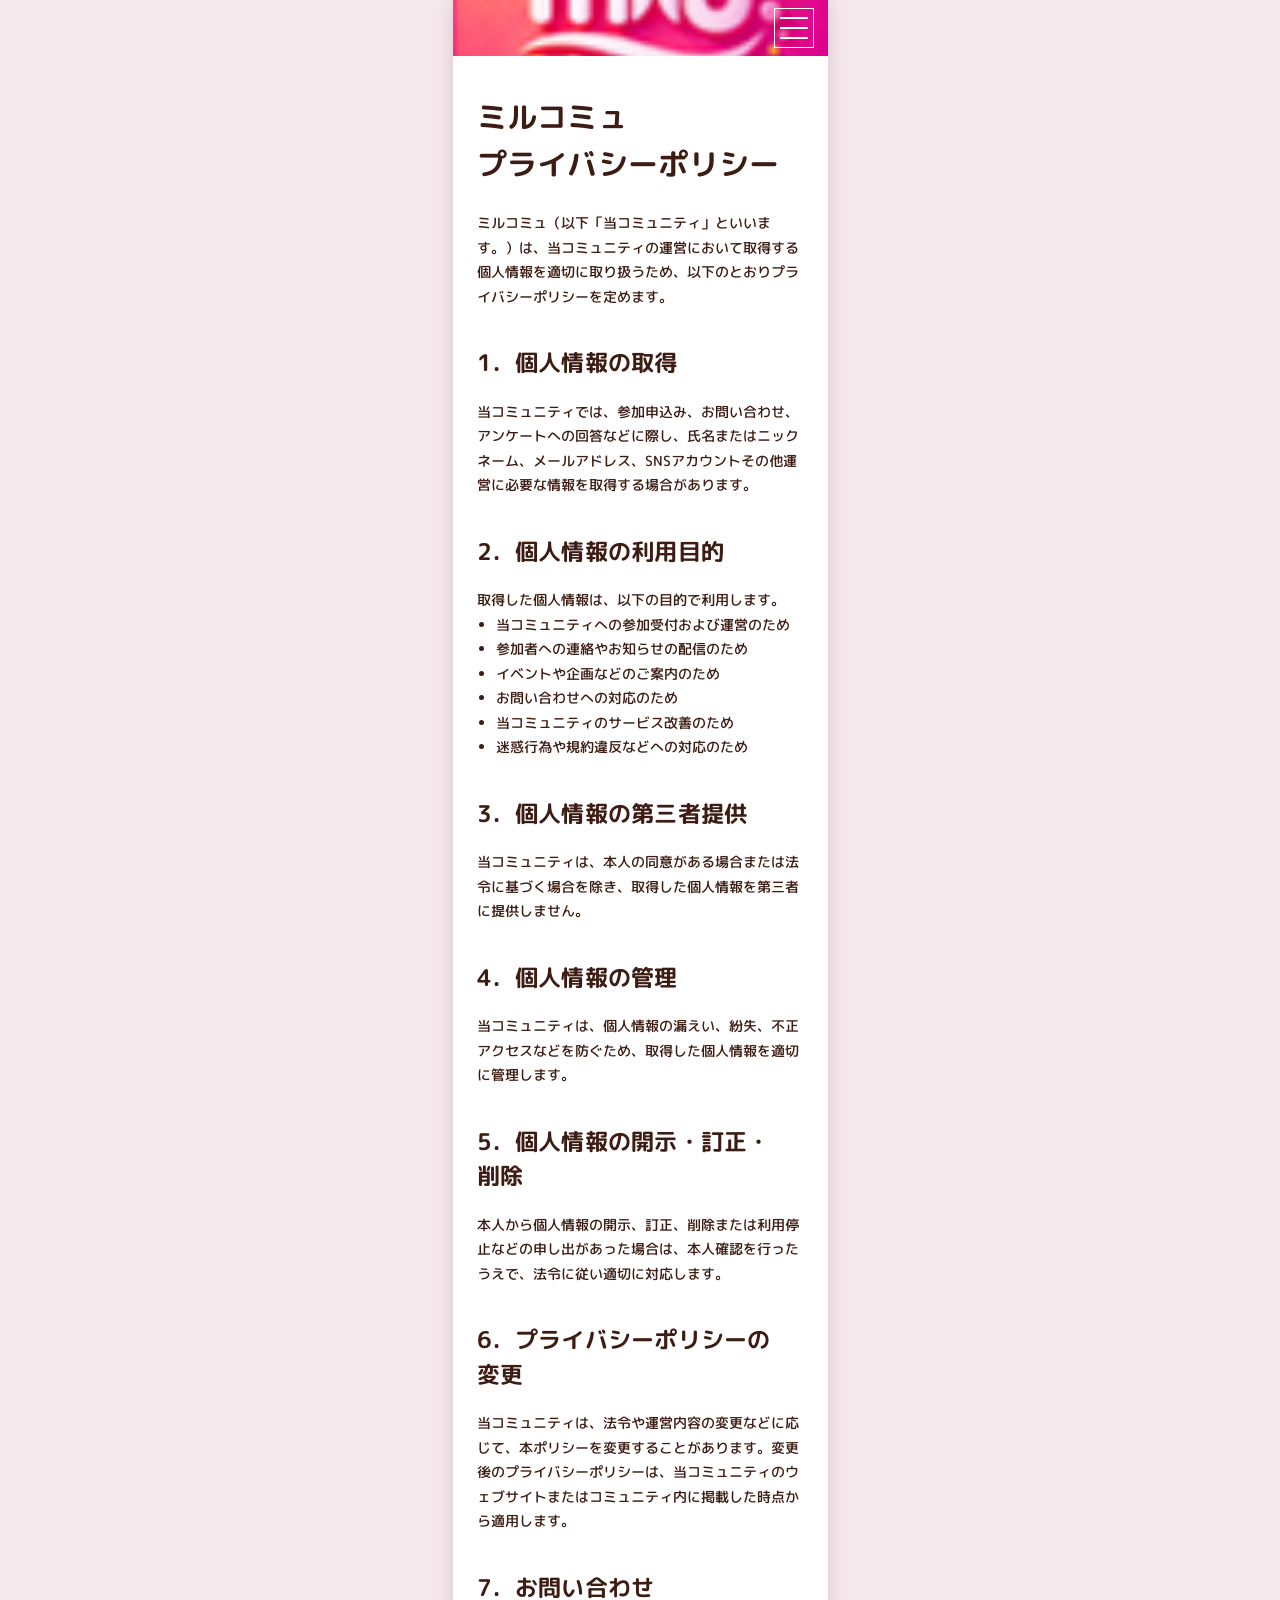
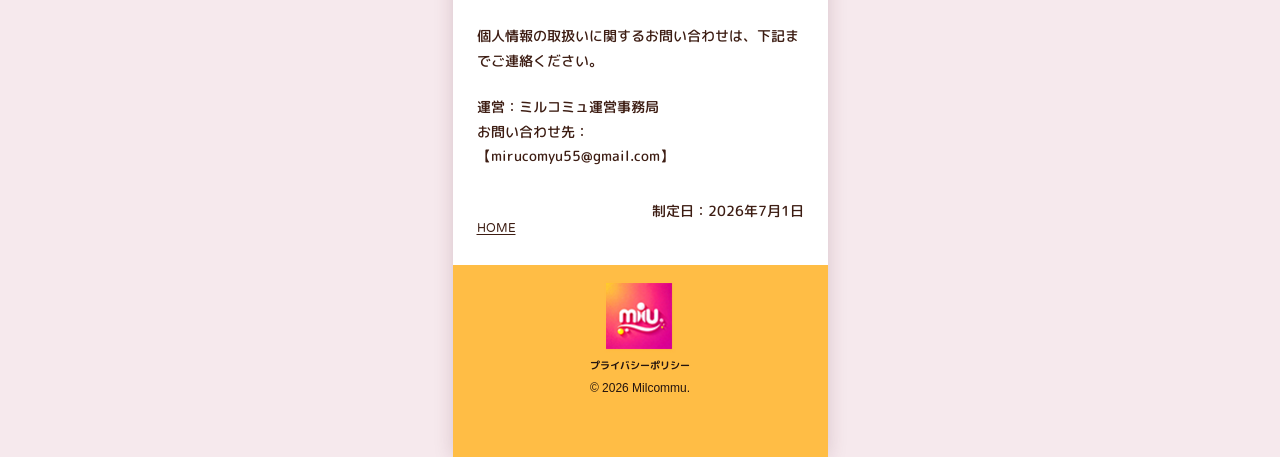
<file: privacy/index.html>
<!DOCTYPE html>
<html lang="ja">

<head>
  <meta charset="UTF-8">
  <meta name="viewport" content="width=device-width, initial-scale=1.0">
  <title>プライバシーポリシー | ミルコミュ</title>
  <meta name="description" content="ミルコミュのプライバシーポリシーです。">
  <link rel="preload" as="image" href="../logo.png" fetchpriority="high">
  <link rel="preconnect" href="https://fonts.googleapis.com">
  <link rel="preconnect" href="https://fonts.gstatic.com" crossorigin>
  <link
    href="https://fonts.googleapis.com/css2?family=M+PLUS+Rounded+1c:wght@500;700&family=Varela+Round&display=swap"
    rel="stylesheet">
  <link rel="stylesheet" href="privacy.css?v=20260725-009">
</head>

<body>
  <div class="privacy-page">
    <header class="privacy-header">
      <a class="privacy-header-logo" href="../index.html" aria-label="ミルコミュ トップページへ">
        <img src="../logo.png" alt="ミルコミュ" fetchpriority="high">
      </a>

      <div class="privacy-menu-wrapper">
        <input type="checkbox" id="privacy-menu-toggle" autocomplete="off" hidden>
        <label class="privacy-menu-icon" for="privacy-menu-toggle" aria-label="メニューを開閉">
          <span></span><span></span><span></span>
        </label>
        <label class="privacy-overlay" for="privacy-menu-toggle" aria-label="メニューを閉じる"></label>
        <nav class="privacy-menu" aria-label="ページ内メニュー">
          <ul>
            <li><a href="../index.html#top">ミルコミュとは？<span>&gt;</span></a></li>
            <li><a href="../index.html#points">3つのポイント<span>&gt;</span></a></li>
            <li><a href="../index.html#mood">ミルコミュの雰囲気<span>&gt;</span></a></li>
            <li><a href="../index.html#voices">参加者の声<span>&gt;</span></a></li>
            <li><a href="../index.html#faq">FAQ<span>&gt;</span></a></li>
            <li><a href="../index.html#message">ひーさんからのMessage<span>&gt;</span></a></li>
          </ul>
          <img class="privacy-menu-rabbit" src="../img_menu_hikuusagi@2x.png" alt="">
        </nav>
      </div>
    </header>

    <main class="privacy-content">
      <h1>ミルコミュ<br>プライバシーポリシー</h1>

      <p>ミルコミュ（以下「当コミュニティ」といいます。）は、当コミュニティの運営において取得する個人情報を適切に取り扱うため、以下のとおりプライバシーポリシーを定めます。</p>

      <section>
        <h2>1．個人情報の取得</h2>
        <p>当コミュニティでは、参加申込み、お問い合わせ、アンケートへの回答などに際し、氏名またはニックネーム、メールアドレス、SNSアカウントその他運営に必要な情報を取得する場合があります。</p>
      </section>

      <section>
        <h2>2．個人情報の利用目的</h2>
        <p>取得した個人情報は、以下の目的で利用します。</p>
        <ul>
          <li>当コミュニティへの参加受付および運営のため</li>
          <li>参加者への連絡やお知らせの配信のため</li>
          <li>イベントや企画などのご案内のため</li>
          <li>お問い合わせへの対応のため</li>
          <li>当コミュニティのサービス改善のため</li>
          <li>迷惑行為や規約違反などへの対応のため</li>
        </ul>
      </section>

      <section>
        <h2>3．個人情報の第三者提供</h2>
        <p>当コミュニティは、本人の同意がある場合または法令に基づく場合を除き、取得した個人情報を第三者に提供しません。</p>
      </section>

      <section>
        <h2>4．個人情報の管理</h2>
        <p>当コミュニティは、個人情報の漏えい、紛失、不正アクセスなどを防ぐため、取得した個人情報を適切に管理します。</p>
      </section>

      <section>
        <h2>5．個人情報の開示・訂正・<br>削除</h2>
        <p>本人から個人情報の開示、訂正、削除または利用停止などの申し出があった場合は、本人確認を行ったうえで、法令に従い適切に対応します。</p>
      </section>

      <section>
        <h2>6．プライバシーポリシーの<br>変更</h2>
        <p>当コミュニティは、法令や運営内容の変更などに応じて、本ポリシーを変更することがあります。変更後のプライバシーポリシーは、当コミュニティのウェブサイトまたはコミュニティ内に掲載した時点から適用します。</p>
      </section>

      <section>
        <h2>7．お問い合わせ</h2>
        <p>個人情報の取扱いに関するお問い合わせは、下記までご連絡ください。</p>
        <p>運営：ミルコミュ運営事務局<br>
          お問い合わせ先：<br>
          <a href="mailto:mirucomyu55@gmail.com">【mirucomyu55@gmail.com】</a>
        </p>
      </section>

      <div class="privacy-bottom-links">
        <a class="privacy-home-link" href="../index.html">HOME</a>
        <p class="privacy-date">制定日：2026年7月1日</p>
      </div>
    </main>

    <footer class="privacy-footer">
      <a href="../index.html"><img src="../footer-icon.png" alt="ミルコミュ"></a>
      <p>プライバシーポリシー</p>
      <small>© 2026 Milcommu.</small>
    </footer>
  </div>

  <script>
    (() => {
      const toggle = document.getElementById('privacy-menu-toggle');
      if (!toggle) return;

      const closeMenu = () => {
        toggle.checked = false;
        document.body.classList.remove('privacy-menu-open');
      };

      closeMenu();
      window.addEventListener('pageshow', closeMenu);

      toggle.addEventListener('change', () => {
        document.body.classList.toggle('privacy-menu-open', toggle.checked);
      });
      document.addEventListener('keydown', (event) => {
        if (event.key === 'Escape' && toggle.checked) {
          closeMenu();
        }
      });
    })();
  </script>
</body>

</html>
</file>
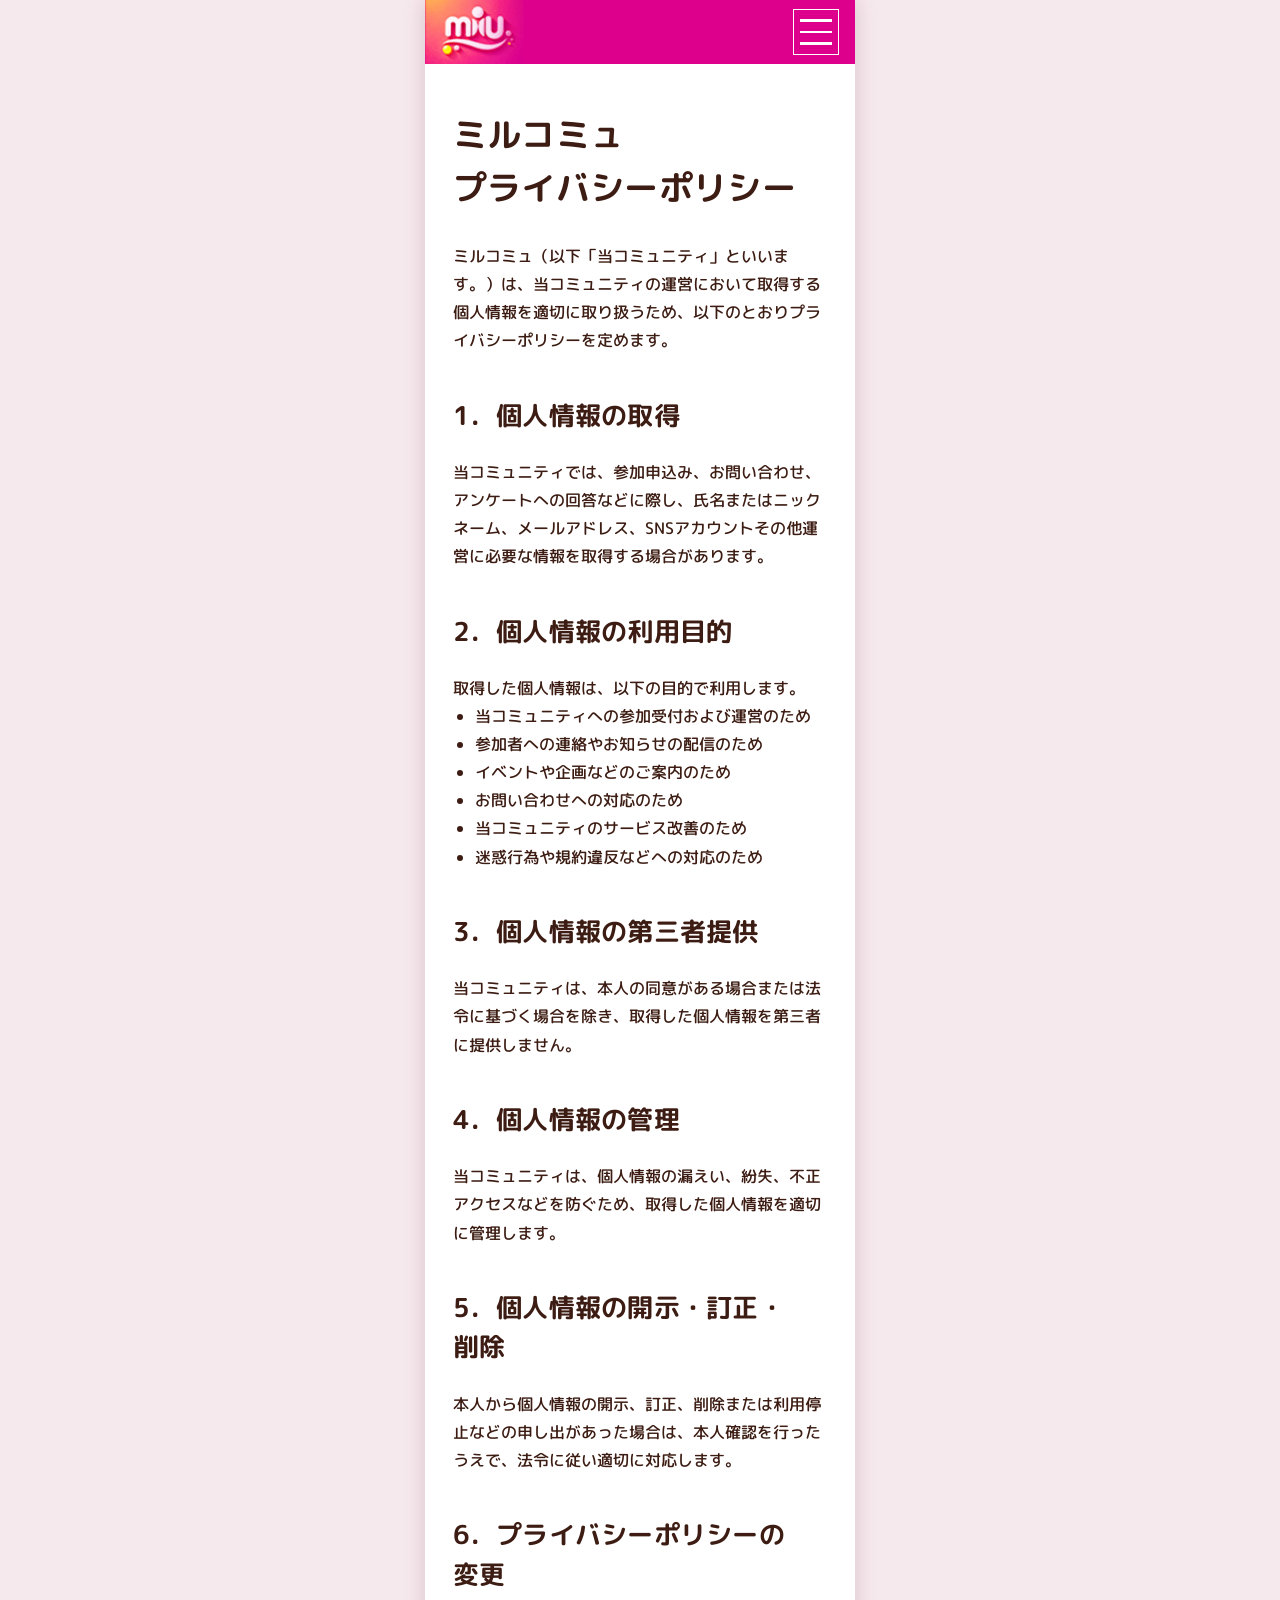
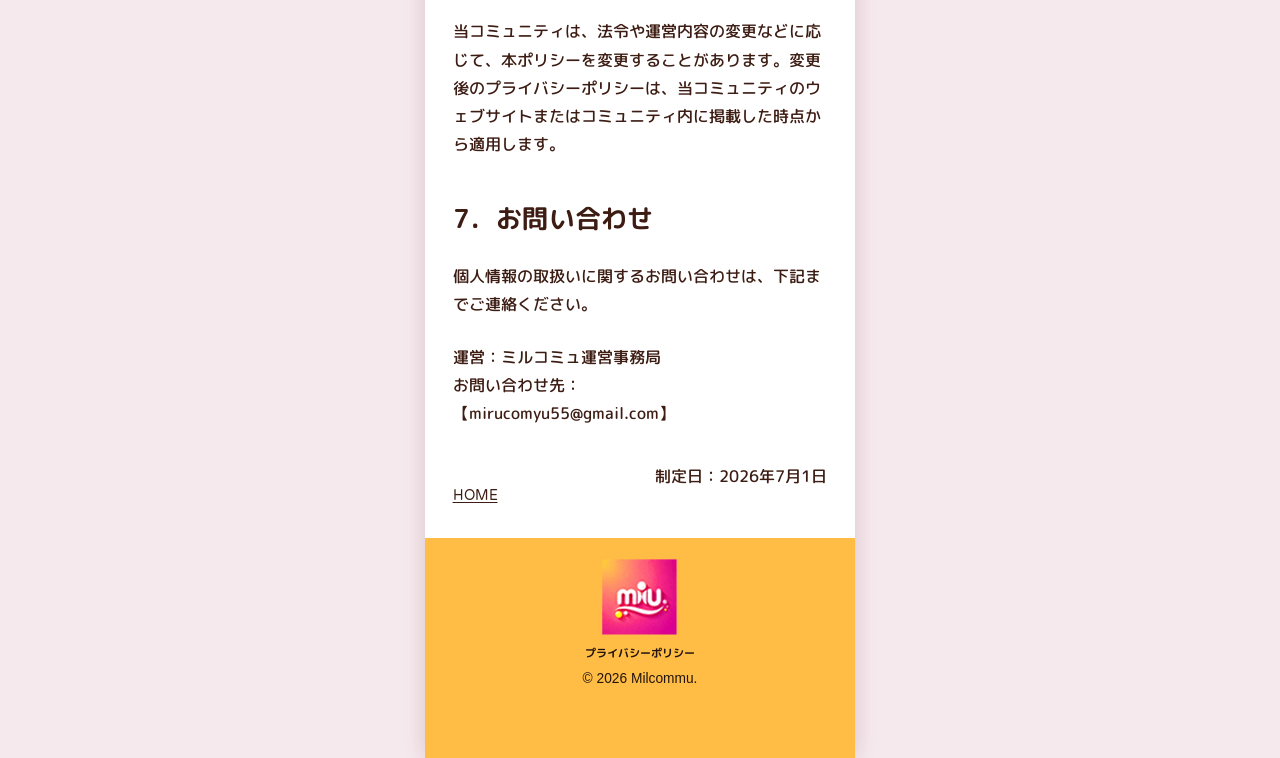
<file: privacy/privacy.html>
<!DOCTYPE html>
<html lang="ja">

<head>
  <meta charset="UTF-8">
  <meta name="viewport" content="width=device-width, initial-scale=1.0">
  <title>プライバシーポリシー | ミルコミュ</title>
  <meta name="description" content="ミルコミュのプライバシーポリシーです。">
  <link rel="preload" as="image" href="../group_fv_header@2x.png" fetchpriority="high">
  <link rel="preconnect" href="https://fonts.googleapis.com">
  <link rel="preconnect" href="https://fonts.gstatic.com" crossorigin>
  <link
    href="https://fonts.googleapis.com/css2?family=M+PLUS+Rounded+1c:wght@400;500;700&family=Varela+Round&display=swap"
    rel="stylesheet">
  <link rel="stylesheet" href="privacy.css?v=20261028-008">
</head>

<body>
  <div class="privacy-page">
    <header class="privacy-header">
      <a class="privacy-header-logo" href="../index.html" aria-label="ミルコミュ トップページへ">
        <img src="../group_fv_header@2x.png" alt="ミルコミュ" fetchpriority="high">
      </a>

      <div class="privacy-menu-wrapper">
        <input type="checkbox" id="privacy-menu-toggle" autocomplete="off" hidden>
        <label class="privacy-menu-icon" for="privacy-menu-toggle" aria-label="メニューを開閉">
          <span></span><span></span><span></span>
        </label>
        <label class="privacy-overlay" for="privacy-menu-toggle" aria-label="メニューを閉じる"></label>
        <nav class="privacy-menu" aria-label="ページ内メニュー">
          <ul>
            <li><a href="../index.html#top">ミルコミュとは？<span>&gt;</span></a></li>
            <li><a href="../index.html#points">3つのポイント<span>&gt;</span></a></li>
            <li><a href="../index.html#mood">ミルコミュの雰囲気<span>&gt;</span></a></li>
            <li><a href="../index.html#voices">参加者の声<span>&gt;</span></a></li>
            <li><a href="../index.html#faq">FAQ<span>&gt;</span></a></li>
            <li><a href="../index.html#message">ひーさんからのMessage<span>&gt;</span></a></li>
          </ul>
          <img class="privacy-menu-rabbit" src="../img_menu_hikuusagi@2x.png" alt="">
        </nav>
      </div>
    </header>

    <main class="privacy-content">
      <h1>ミルコミュ<br>プライバシーポリシー</h1>

      <p>ミルコミュ（以下「当コミュニティ」といいます。）は、当コミュニティの運営において取得する個人情報を適切に取り扱うため、以下のとおりプライバシーポリシーを定めます。</p>

      <section>
        <h2>1．個人情報の取得</h2>
        <p>当コミュニティでは、参加申込み、お問い合わせ、アンケートへの回答などに際し、氏名またはニックネーム、メールアドレス、SNSアカウントその他運営に必要な情報を取得する場合があります。</p>
      </section>

      <section>
        <h2>2．個人情報の利用目的</h2>
        <p>取得した個人情報は、以下の目的で利用します。</p>
        <ul>
          <li>当コミュニティへの参加受付および運営のため</li>
          <li>参加者への連絡やお知らせの配信のため</li>
          <li>イベントや企画などのご案内のため</li>
          <li>お問い合わせへの対応のため</li>
          <li>当コミュニティのサービス改善のため</li>
          <li>迷惑行為や規約違反などへの対応のため</li>
        </ul>
      </section>

      <section>
        <h2>3．個人情報の第三者提供</h2>
        <p>当コミュニティは、本人の同意がある場合または法令に基づく場合を除き、取得した個人情報を第三者に提供しません。</p>
      </section>

      <section>
        <h2>4．個人情報の管理</h2>
        <p>当コミュニティは、個人情報の漏えい、紛失、不正アクセスなどを防ぐため、取得した個人情報を適切に管理します。</p>
      </section>

      <section>
        <h2>5．個人情報の開示・訂正・<br>削除</h2>
        <p>本人から個人情報の開示、訂正、削除または利用停止などの申し出があった場合は、本人確認を行ったうえで、法令に従い適切に対応します。</p>
      </section>

      <section>
        <h2>6．プライバシーポリシーの<br>変更</h2>
        <p>当コミュニティは、法令や運営内容の変更などに応じて、本ポリシーを変更することがあります。変更後のプライバシーポリシーは、当コミュニティのウェブサイトまたはコミュニティ内に掲載した時点から適用します。</p>
      </section>

      <section>
        <h2>7．お問い合わせ</h2>
        <p>個人情報の取扱いに関するお問い合わせは、下記までご連絡ください。</p>
        <p>運営：ミルコミュ運営事務局<br>
          お問い合わせ先：<br>
          <a href="mailto:mirucomyu55@gmail.com">【mirucomyu55@gmail.com】</a>
        </p>
      </section>

      <div class="privacy-bottom-links">
        <a class="privacy-home-link" href="../index.html">HOME</a>
        <p class="privacy-date">制定日：2026年7月1日</p>
      </div>
    </main>

    <footer class="privacy-footer">
      <a href="../index.html"><img src="../footer-logo@2x.png" alt="ミルコミュ"></a>
      <p>プライバシーポリシー</p>
      <small>© 2026 Milcommu.</small>
    </footer>
  </div>

  <script>
    (() => {
      const toggle = document.getElementById('privacy-menu-toggle');
      const menu = document.querySelector('.privacy-menu');
      const menuRabbit = document.querySelector('.privacy-menu-rabbit');
      if (!toggle) return;

      /* 画面が低いとメニューを開いた時点ではミルラビが隠れるため、全身が見えてから揺らす。 */
      const swayRabbitIfVisible = () => {
        if (!menu || !menuRabbit || !toggle.checked) return;
        if (menuRabbit.getBoundingClientRect().bottom <= menu.getBoundingClientRect().bottom + 1) {
          menuRabbit.classList.add('is-swaying');
        }
      };

      const syncMenuState = () => {
        document.body.classList.toggle('privacy-menu-open', toggle.checked);
        if (!menuRabbit) return;
        if (toggle.checked) {
          swayRabbitIfVisible();
        } else {
          menuRabbit.classList.remove('is-swaying');
        }
      };

      if (menu) {
        menu.addEventListener('scroll', swayRabbitIfVisible, { passive: true });
      }

      const closeMenu = () => {
        toggle.checked = false;
        syncMenuState();
      };

      closeMenu();
      window.addEventListener('pageshow', closeMenu);

      toggle.addEventListener('change', syncMenuState);
      document.addEventListener('keydown', (event) => {
        if (event.key === 'Escape' && toggle.checked) {
          closeMenu();
        }
      });
    })();
  </script>
  <script>
    (() => {
      const privacyPage = document.querySelector('.privacy-page');
      if (!privacyPage) return;

      const baseWidth = 375;
      const mobileMaxWidth = 430;

      const fitMobileCanvas = () => {
        const viewportWidth = document.documentElement.clientWidth;
        const renderedWidth = Math.min(viewportWidth, mobileMaxWidth);
        const scale = renderedWidth / baseWidth;
        privacyPage.style.zoom = scale;
        privacyPage.style.setProperty(
          '--mobile-menu-height',
          `${window.innerHeight / scale - 56}px`
        );
      };

      fitMobileCanvas();
      window.addEventListener('resize', fitMobileCanvas, { passive: true });
    })();
  </script>
</body>

</html>
</file>
<file: style.css>
/* ========================================
   ミルコミュ LP - style.css
   ======================================== */
/* ----------------------------------------
   CSS Variables
   ---------------------------------------- */
:root {
  --pink-primary: #ff56c0;
  --pink-light: #ffa3cc;
  --pink-bg: #fdf3f3;
  --pink-dark: #ec4899;
  --pink-deep: #dc008d;
  --yellow-accent: #ffbc4a;
  --yellow-light: #fef5f6;
  --orange-accent: #fc9f00;
  --white: #ffffff;
  --text-dark: #3b1b0e;
  --text-medium: #f8f3ef;
  --text-light: #ecebec;
  --green-accent: #10c654;
  --border-radius-lg: 24px;
  --border-radius-xl: 40px;
  --shadow-pink: 0 4px 20px rgba(244, 114, 182, 0.3);
  --shadow-deep: 0 8px 32px rgba(219, 39, 119, 0.2);
  --font-main: 'M PLUS Rounded 1c', sans-serif;
}

/* ----------------------------------------
   Reset & Base
   ---------------------------------------- */
*,
*::before,
*::after {
  box-sizing: border-box;
  margin: 0;
  padding: 0;
}

html {
  scroll-behavior: smooth;
}

body.menu-open {
  overflow: hidden;
}

body {
  font-family: var(--font-main);
  font-weight: 500;
  color: var(--text-dark);
  font-size: 14px;
  line-height: 1.55;
  overflow-x: hidden;
  background: var(--pink-bg);
}

img {
  max-width: 100%;
  height: auto;
  display: block;
}

a {
  text-decoration: none;
  color: inherit;
}

.section {
  padding: 32px 20px;
  position: relative;
}

section[id] {
  scroll-margin-top: 72px;
}

@media (prefers-reduced-motion: reduce) {
  html {
    scroll-behavior: auto;
  }
}

/* ----------------------------------------
   Layout Wrapper
   ---------------------------------------- */
.lp-wrapper {
  max-width: 375px;
  margin: 0 auto;
  background-color: var(--white);
  box-shadow: rgba(91, 27, 50, 0.18) 0 0 18px;
  overflow: clip;
  width: 100%;
  margin-inline: auto;
}

@media (max-width: 430px) {
  .lp-wrapper {
    width: 375px;
    max-width: none;
    box-shadow: none;
  }
}

/* ----------------------------------------
   Header / Navigation
   ---------------------------------------- */
.site-header {
  background: var(--pink-deep);
  display: flex;
  align-items: center;
  justify-content: space-between;
  border-bottom: 2px solid var(--pink-light);
  position: sticky;
  top: 0;
  height: 56px;
  z-index: 203;
  box-shadow: rgba(244, 114, 182, 0.15) 0 2px 12px;
}

/* ロゴは余白なしでヘッダーの高さぴったりに置く。
   ヘッダーは高さ56px（下線2px込み）なので、下線にかからない内側の54pxいっぱいにする */
.header-logo {
  height: 56px;
  width: 100%;
}

.header-logo-text {
  font-size: 22px;
  font-weight: 700;
  color: var(--pink-primary);
  letter-spacing: -0.5px;
}

.header-logo img {
  height: 56px;
  width: 100%;
  object-fit: cover;
}

.menu-wrapper {
  position: static;
  right: 0;
  top: 0;
}

.menu-icon {
  cursor: pointer;
  display: inline-block;
  border: solid 2px var(--white);
  position: absolute;
  top: 8px;
  width: 40px;
  height: 40px;
  z-index: 204;
  right: 14px;
}

/* ハンバーガーがXに変形 */
#menu-toggle:checked + .menu-icon span:nth-child(1) {
  transform: translateY(10px) rotate(45deg);
}

.menu-icon span {
  display: block;
  height: 2px;
  margin: 8px 4px;
  background: var(--white);
  border-radius: 2px;
  transition: 0.4s;
}

#menu-toggle:checked + .menu-icon span:nth-child(2) {
  opacity: 0;
}

#menu-toggle:checked + .menu-icon span:nth-child(3) {
  transform: translateY(-10px) rotate(-45deg);
}

/* オーバーレイ背景 */
.overlay {
  position: fixed;
  inset: 56px 0 0;
  background: transparent;
  opacity: 0;
  visibility: hidden;
  pointer-events: none;
  transition: opacity 0.25s, visibility 0.25s;
  z-index: 201;
}

#menu-toggle:checked ~ .overlay,
#menu-toggle:checked ~ .menu {
  opacity: 1;
  visibility: visible;
  pointer-events: auto;
}

#menu-toggle:checked ~ .menu {
  right: auto;
  transform: translateX(-50%) translateY(0);
}

/* メニュー本体（ヘッダー下にフェード＋スライドダウンで表示） */
.menu {
  position: fixed;
  top: 56px;
  left: 50%;
  width: min(375px, 100vw);
  height: var(--mobile-menu-height, calc(100dvh - 56px));
  background: linear-gradient(#fee4eb 0, #fee4eb 480px, var(--white) 480px, var(--white) 100%) local;
  opacity: 0;
  visibility: hidden;
  pointer-events: none;
  overflow-y: auto;
  transform: translateX(-50%) translateY(-8px);
  transition: opacity 0.25s, visibility 0.25s, transform 0.25s;
  z-index: 202;
  right: auto;
  box-shadow: none;
  overscroll-behavior: contain;
}

.menu ul {
  position: relative;
  z-index: 2;
  list-style: none;
  padding: 34px 30px 62px;
}

.menu li {
  margin: 0 0 10px;
}

.menu a {
  width: 100%;
  min-height: 56px;
  padding: 0 30px;
  border-radius: 11px;
  background: var(--white);
  color: var(--pink-deep);
  display: flex;
  align-items: center;
  justify-content: space-between;
  gap: 16px;
  font-family: var(--font-main);
  font-size: 16px;
  font-weight: 400;
  line-height: 1.4;
  letter-spacing: 0.05em;
  text-decoration: none;
  transition: background-color 0.2s, color 0.2s;
}

.menu a:hover,
.menu a:focus-visible {
  background: #fff5f9;
  color: #c9007b;
  outline: none;
}

.menu a span {
  flex: none;
  font-size: 23px;
  line-height: 1;
}

.menu-rabbit {
  position: absolute;
  top: 480px;
  left: 50%;
  width: 82px;
  height: 223px;
  object-fit: contain;
  transform: translateX(-50%);
  transform-origin: 50% 0;
  z-index: 1;
  pointer-events: none;
}

/* メニュー内でミルラビが見えたタイミングで、JSが is-swaying を付けて2回揺らす */
.menu-rabbit.is-swaying {
  animation: menuRabbitSway 0.9s ease-in-out 0.18s 2 both;
}

@keyframes menuRabbitSway {
  0%, 100% { transform: translateX(-50%) rotate(0deg); }
  25% { transform: translateX(-50%) rotate(2.5deg); }
  50% { transform: translateX(-50%) rotate(-2deg); }
  75% { transform: translateX(-50%) rotate(1deg); }
}

@media (max-width: 430px) {
  .menu {
    left: 0;
    width: 375px;
    transform: translateY(-8px);
  }

  #menu-toggle:checked ~ .menu {
    transform: translateY(0);
  }
}

@media (prefers-reduced-motion: reduce) {
  .menu,
  .overlay {
    transition: none;
  }
}

/* ----------------------------------------
   Hero Section
   ---------------------------------------- */
.hero-section {
  overflow: hidden;
  text-align: left;
  z-index: 1;
  background: url(./FV-bg.png) center top / cover no-repeat #ffd6e5;
  padding-top: 24px;
  padding-bottom: 48px;
}

.hero-tagline {
  width: fit-content;
  color: var(--text-dark);
  display: inline-block;
  border-radius: 20px;
  margin: 0 0 14px;
  padding: 0 16px;
  font-family: 'M PLUS Rounded 1c', sans-serif;
  font-size: 24px;
  font-weight: 700;
  line-height: 36px;
  letter-spacing: 0.05em;
}

.hero-content {
  display: flex;
  gap: 8px 5px;
  flex-wrap: wrap;
  max-width: none;
  padding: 0 12px 0 16px;
  margin-bottom: 2px;
}

.hero-card {
  font-weight: 700;
  width: fit-content;
  border: 2px solid var(--pink-light);
  z-index: 99;
  background: rgba(255, 255, 255, 0.8);
  font-size: 12px;
  line-height: 1.35;
  border-radius: 10px;
  padding: 3px 8px;
}

.hero-title::before {
  content: '';
  display: block;
  width: 324px;
  height: 274px;
  background-image: url(./img_fv_main@2x.png?v=20260725-245);
  border-radius: 2px;
  margin: 0 8px -40px;
  order: -2;
  animation: fvRabbitSway 0.65s ease-in-out 0.1s both;
  background-size: 324px 274px;
  background-repeat: no-repeat;
  position: relative;
  z-index: 1;
  transform-origin: 50% 100%;
  will-change: transform;
}

@keyframes fvRabbitSway {
  0% { transform: rotate(0deg); }
  50% { transform: rotate(0.8deg); }
  100% { transform: rotate(0deg); }
}

.hero-title {
  font-family: sans-serif;
  display: flex;
  gap: 8px;
  flex-wrap: wrap;
  align-items: center;
  font-size: 48px;
  color: var(--text-dark);
  line-height: 1.3;
  padding: 16px 0 0;
  margin-top: -32px;
  z-index: 99;
  font-weight: 700;
}

.hero-title .hero-icon {
  width: 351px;
  animation: fvLogoFadeIn 0.6s ease-out 0.85s both;
  position: relative;
  z-index: 2;
  will-change: opacity;
  max-width: calc(100% - 24px);
  margin: 0 auto;
}

@keyframes fvLogoFadeIn {
  0% { opacity: 0; }
  100% { opacity: 1; }
}

.stats-bar {
  align-items: center;
  width: 327px;
  display: grid;
  grid-template-columns: repeat(3, 1fr);
  gap: 0;
  background: var(--pink-light);
  border: 1px solid var(--pink-light);
  border-radius: 20px;
  margin: 16px auto 12px;
  height: 167px;
  position: relative;
  overflow: hidden;
}

.stat-item {
  width: 100%;
  height: 100%;
  background: rgba(255, 255, 255, 0.8);
  text-align: center;
  color: var(--text-dark);
  display: flex;
  flex-direction: column;
  border-radius: 20px 0 0 20px;
  padding: 20px 4px;
  min-width: 0;
  justify-content: flex-start;
  position: relative;
}

.stat-image {
  width: fit-content;
  margin: 0 auto;
}

.stat-number,
.stat-label {
  white-space: nowrap;
}

.stat-number {
  font-weight: 700;
  width: fit-content;
  height: fit-content;
  font-size: 14px;
  margin: 8px auto 0;
  line-height: 24px;
}

.stat-label {
  font-weight: 700;
  width: fit-content;
  color: var(--pink-deep);
  order: 3;
  font-size: 21px;
  margin: 0 auto;
  line-height: 24px;
}

.stat-item-second::before,
.stat-item-last::before {
  content: '';
  position: absolute;
  left: 0;
  top: 50%;
  width: 1px;
  height: 126px;
  background: var(--pink-light);
  transform: translateY(-50%);
}

.stat-item-second {
  width: 100%;
  height: 100%;
  background: rgba(255, 255, 255, 0.8);
  text-align: center;
  color: var(--text-dark);
  display: flex;
  flex-direction: column;
  padding: 20px 4px;
  border-radius: 0;
  min-width: 0;
  justify-content: flex-start;
  position: relative;
}

.stat-item-last {
  width: 100%;
  height: 100%;
  background: rgba(255, 255, 255, 0.8);
  text-align: center;
  color: var(--text-dark);
  display: flex;
  flex-direction: column;
  padding: 20px 4px;
  border-radius: 0 20px 20px 0;
  min-width: 0;
  justify-content: flex-start;
  position: relative;
}

.coment {
  font-weight: 700;
  color: var(--text-dark);
  text-align: center;
  margin-top: 16px;
  font-family: 'M PLUS Rounded 1c', sans-serif;
  font-size: 16px;
  line-height: 32px;
  letter-spacing: 0.025em;
}

.hero-section > .cta-block {
  padding: 3px;
  margin-top: 32px;
  margin-bottom: 0;
}

.hero-section > .cta-block .btn-cta {
  padding: 0 32px;
}

@media (prefers-reduced-motion: reduce) {
  .hero-title::before,
  .hero-title .hero-icon {
    animation: none;
  }
}

/* ----------------------------------------
   Section Common Styles
   ---------------------------------------- */
.section-title {
  text-align: center;
  font-size: 20px;
  margin-bottom: 24px;
  position: relative;
}

/* ----------------------------------------
   CTA Button
   ---------------------------------------- */
.cta-block {
  padding: 3px;
  width: 292px;
  text-align: center;
  border-radius: 50px;
  background-color: var(--white);
  margin: 16px auto;
  box-shadow: rgba(222, 108, 130, 0.64) 2px 2px 4px;
  height: 74px;
}

.cta-block .btn-cta {
  width: 100%;
  height: 100%;
  font-size: 18px;
  line-height: 1;
  position: relative;
  padding: 0 84px 0 24px;
  gap: 0;
}

.btn-cta {
  display: inline-flex;
  align-items: center;
  justify-content: center;
  color: var(--white);
  font-family: var(--font-main);
  font-weight: 700;
  border-radius: 50px;
  border: 3px solid transparent;
  background: linear-gradient(-40deg, var(--pink-deep), var(--pink-deep), var(--yellow-accent)) padding-box, linear-gradient(var(--pink-deep), var(--pink-deep), var(--yellow-accent)) border-box;
  cursor: pointer;
  transition: transform 0.2s, box-shadow 0.2s;
  animation: none;
  text-decoration: none;
  will-change: auto;
}

.cta-block .btn-cta .cta-label {
  position: absolute;
  left: 32px;
  right: auto;
  white-space: nowrap;
  line-height: 1;
}

.btn-cta .arrow {
  font-size: 18px;
}

.cta-block .btn-cta .arrow {
  position: absolute;
  top: 50%;
  transform: translateY(-50%);
  width: 24px;
  height: 24px;
  display: flex;
  align-items: center;
  justify-content: center;
  line-height: 1;
  right: 32px;
}

.cta-block .btn-cta .arrow img {
  width: 24px;
  height: 24px;
}

.line-cta {
  display: inline-flex;
  align-items: center;
  justify-content: center;
  gap: 0;
  color: var(--white);
  font-family: var(--font-main);
  font-size: 18px;
  font-weight: 700;
  padding: 0 68px 0 24px;
  border-radius: 50px;
  border: 3px solid #49b302;
  background: var(--green-accent);
  cursor: pointer;
  transition: transform 0.2s, box-shadow 0.2s;
  animation: none;
  width: 292px;
  text-decoration: none;
  position: relative;
  height: 74px;
  min-height: 74px;
  text-align: center;
  line-height: 24px;
  will-change: auto;
}

.line-cta .arrow {
  position: absolute;
  right: 29px;
  top: 50%;
  transform: translateY(-50%);
  display: flex;
  align-items: center;
  justify-content: center;
}

.line-cta .arrow img {
  width: 22px;
}

@media (hover: hover) and (pointer: fine) {
  .btn-cta:hover,
  .btn-cta:focus-visible,
  .line-cta:hover,
  .line-cta:focus-visible {
    filter: brightness(1.04);
  }
}

/* ----------------------------------------
   Worry Section（お悩み）
   ---------------------------------------- */
.worry-section {
  padding: 0 0 48px;
  margin: 0 auto;
  z-index: 2;
  background: url(./section01-bg.png) center top / cover no-repeat;
  overflow: visible;
}

.worry-section::before,
.worry-section::after {
  content: '';
  position: absolute;
  left: 50%;
  top: auto;
  width: 86px;
  height: 27px;
  background-repeat: no-repeat;
  background-position: center center;
  background-size: 86px 27px;
  transform: translateX(-50%);
}

.worry-section::before {
  display: block;
  background-image: url(./section-arrow-1.png);
  z-index: 12;
  bottom: -32px;
}

.worry-section::after {
  background-image: url(./section-arrow-2.png);
  z-index: 11;
  bottom: -38px;
}

.section-title-gray {
  font-family: 'M PLUS Rounded 1c', sans-serif;
  font-size: 24px;
  flex-direction: column;
  align-items: center;
  justify-content: flex-start;
  display: block;
  background-color: transparent;
  color: #fff;
  line-height: 42px;
  letter-spacing: 0.05em;
  position: relative;
  left: 50%;
  width: 375px;
  height: 159px;
  margin: 0 0 18px;
  overflow: visible;
  text-align: center;
  transform: translateX(-50%);
  background-image: url(./section01-bg-1.png);
  background-position: center top;
  background-repeat: no-repeat;
  background-size: 375px 159px;
  font-weight: 700;
}

.section-title-gray .title-line {
  z-index: 1;
  position: absolute;
  left: 50%;
  display: block;
  width: 375px;
  text-align: center;
  white-space: nowrap;
  transform: translateX(-50%);
  font-family: 'M PLUS Rounded 1c', sans-serif;
  font-weight: 700;
  color: #fff;
  letter-spacing: 0.012em;
  line-height: 42px;
}

.section-title-gray .title-line:first-child {
  font-size: 24px;
  top: 20px;
}

.section-title-gray .title-main {
  font-size: 24px;
  display: flex;
  justify-content: center;
  align-items: baseline;
  gap: 0;
  top: 58px;
}

.section-title-gray .large {
  text-emphasis-position: over;
  position: relative;
  z-index: 1;
  gap: 0;
  font-family: 'M PLUS Rounded 1c', sans-serif;
  font-weight: 700;
  text-emphasis: none;
  display: inline-flex;
  line-height: 42px;
  letter-spacing: 0.012em;
  font-size: 30px;
}

.section-title-gray .em-char {
  position: relative;
  display: inline-block;
}

.section-title-gray .em-char::before {
  content: '';
  position: absolute;
  left: 50%;
  width: 4px;
  height: 4px;
  border-radius: 50%;
  background: var(--white);
  transform: translateX(-50%);
  top: -5px;
}

.section-title-gray .title-question {
  display: inline-block;
  margin-left: 3px;
  line-height: 42px;
  letter-spacing: 0;
  transform: translateY(-1px);
  font-size: 22px;
}

.section-title-gray .question-mark {
  display: inline-block;
  margin-left: -4px;
}

.worry-list {
  position: relative;
  height: 500px;
  z-index: 2;
}

.worry-list.fade-up,
.worry-list.fade-up.visible {
  transform: translateY(-18px);
}

.worry-list::after {
  content: '';
  display: block;
  position: relative;
  width: 231px;
  height: 245px;
  background-repeat: no-repeat;
  background-size: 231px 245px;
  background-image: url(./worry-person@2x.png);
  top: -400px;
  left: 80px;
  z-index: -1;
}

.worry-item-1 {
  position: relative;
  text-align: left;
  background-image: url(./section01-hukidasi1.png);
  background-repeat: no-repeat;
  filter: drop-shadow(rgba(54, 1, 1, 0.15) 0 8px 12px);
  padding: 32px 40px 64px 32px;
  top: 0;
  left: 8px;
}

.worry-text {
  font-size: 16px;
  font-weight: 700;
  color: var(--text-dark);
  line-height: 1.55;
}

.worry-item-2 {
  position: relative;
  text-align: left;
  background-image: url(./section01-hukidasi2.png);
  background-repeat: no-repeat;
  filter: drop-shadow(rgba(54, 1, 1, 0.15) 0 8px 12px);
  padding: 24px 40px 44px 32px;
  top: -140px;
  left: 200px;
}

.worry-item-3 {
  position: relative;
  text-align: left;
  background-image: url(./section01-hukidasi3.png);
  background-repeat: no-repeat;
  filter: drop-shadow(rgba(54, 1, 1, 0.15) 0 8px 12px);
  padding: 60px 40px 32px 32px;
  left: 8px;
  bottom: -132px;
}

.worry-item-4 {
  position: relative;
  text-align: left;
  background-image: url(./section01-hukidasi4.png);
  background-repeat: no-repeat;
  filter: drop-shadow(rgba(54, 1, 1, 0.15) 0 8px 12px);
  padding: 64px 40px 32px 32px;
  bottom: 8px;
  left: 188px;
}

/* ----------------------------------------
   Solution Section（解決）
   ---------------------------------------- */
.solution {
  font-size: 18px;
  font-weight: 700;
  text-align: center;
  color: var(--text-dark);
  z-index: 1;
  padding: 54px 0 34px;
  background: url(./soltion-bg.png) center top / cover no-repeat;
  min-height: 443px;
}

.solution .solution-title {
  font-family: 'M PLUS Rounded 1c', sans-serif;
  font-weight: 700;
  position: relative;
  width: 375px;
  max-width: 100%;
  height: 364px;
  margin: 0 auto;
  padding: 188px 18px 0;
  background-image: url(./solution-text-bg@2x.png);
  background-position: center top;
  background-repeat: no-repeat;
  background-size: 100% auto;
  color: var(--text-dark);
  font-size: 18px;
  letter-spacing: 0;
  line-height: 1;
}

.solution .solution-line {
  display: block;
  line-height: 1;
  margin: 0;
}

.solution .solution-line:nth-child(1) {
  margin-top: 14px;
}

.solution .solution-line:nth-child(2) {
  margin-top: 12px;
}

.solution .large {
  font-weight: 700;
  font-size: 28px;
  letter-spacing: 0;
}

.solution .large,
.solution .solution-dot {
  line-height: 1;
}

.solution .solution-brand {
  letter-spacing: -0.01em;
}

.solution .solution-line:nth-child(3) {
  margin-top: 12px;
}

.solution .solution-dot {
  font-weight: 700;
  display: inline-block;
  vertical-align: baseline;
  color: var(--text-dark);
  letter-spacing: 0;
  transform: translateY(-1px);
  font-size: 25px;
  margin: 0 -5px;
}

.solution .solution-line:nth-child(4) {
  margin-top: 8px;
}

/* ----------------------------------------
   3 Points Section（3つのポイント）
   ---------------------------------------- */
.points-section {
  z-index: 4;
  background-image: url(./point-bg.png);
  background-position: center top;
  background-repeat: no-repeat;
  background-size: cover;
  padding: 38px 20px 72px;
}

.points-section .section-title {
  text-shadow: var(--white) 0 0 13px, var(--white) 0 0 13px, var(--white) 0 0 13px;
  display: block;
  margin: 0 0 76px;
  color: var(--pink-deep);
  font-family: 'M PLUS Rounded 1c', sans-serif;
  font-weight: 700;
  line-height: 1;
  letter-spacing: -0.01em;
}

.points-section .points-title-line {
  display: block;
  line-height: 1;
}

.section-title .large,
.points-section .section-title .large {
  font-weight: 700;
}

.points-section .section-title .large {
  display: inline;
  font-size: 40px;
  line-height: 1;
  letter-spacing: -0.025em;
}

.points-section .points-title-line + .points-title-line {
  margin-top: 8px;
}

.points-section .section-title .num {
  font-family: 'Varela Round', serif;
}

.section-title .num,
.points-section .section-title .num {
  font-weight: 700;
}

.points-section .section-title .num {
  font-size: 58px;
  line-height: 0.95;
  letter-spacing: -0.02em;
}

.section-title .big,
.points-section .section-title .big {
  font-weight: 700;
}

.points-section .section-title .big {
  font-size: 40px;
  line-height: 1;
  letter-spacing: -0.025em;
}

.point-card {
  border: 2px solid var(--orange-accent);
  border-radius: var(--border-radius-lg);
  padding: 24px 20px;
  position: relative;
  margin: 0 auto 70px;
  width: auto;
  background: #fff3df;
}

.points-section .point-card.fade-up {
  opacity: 0;
  transform: translateY(18px);
  transition: opacity 0.55s, transform 0.55s;
}

.points-section .point-card.fade-up.visible {
  opacity: 1;
  transform: translateY(0);
}

.point-number,
.point-number.num3 {
  display: flex;
  align-items: flex-start;
  justify-content: center;
  padding: 10px 0 0;
  color: #fff;
  font-family: 'Varela Round', sans-serif;
  font-size: 24px;
  font-weight: 700;
  line-height: 1;
  text-align: center;
  opacity: 1;
  visibility: visible;
  background: url(./point01-bg.png) center top / 233px 65px no-repeat;
  z-index: 6;
  position: absolute;
  left: 50%;
  transform: translateX(-50%);
  top: -35px;
  width: 233px;
  height: 65px;
}

.point-title {
  width: 100%;
  font-size: 26px;
  font-weight: 700;
  color: var(--orange-accent);
  line-height: 1.35;
  text-align: center;
  margin: 0 auto;
  letter-spacing: 0;
}

.point-title::before {
  content: '';
  display: block;
  width: 100%;
  background-position: center top;
  background-repeat: no-repeat;
  background-size: contain;
  margin: 0 auto 24px;
  max-width: 312px;
  height: 183px;
  background-image: url(./point01-img@2x.png);
}

.point-desc {
  font-size: 16px;
  font-weight: 700;
  color: var(--text-dark);
  line-height: 2;
  margin-top: 24px;
  letter-spacing: 0;
}

.point-card.num2 {
  border-color: var(--pink-deep);
  margin: 0 auto 70px;
  padding: 24px 20px;
  border-radius: var(--border-radius-lg);
  background: var(--pink-bg);
}

.point-number.num2 {
  background: url(./point02-bg.png) center top / 233px 65px no-repeat;
  padding: 10px 0 0;
  z-index: 2;
}

.point-title.num2 {
  color: var(--pink-deep);
  margin: 0 auto;
}

.point-title.num2::before {
  background-position: center top;
  margin: 0 auto 24px;
  max-width: 319px;
  height: 223px;
  background-image: url(./point02-img@2x.png);
}

.point-card.num3 {
  margin: 0 auto 32px;
  padding: 24px 20px;
  border-radius: var(--border-radius-lg);
}

.point-title.num3 {
  margin: 0 auto;
}

.point-title.num3::before {
  background-position: center top;
  margin: 0 auto 24px;
  max-width: 317px;
  height: 222px;
  background-image: url(./point03-img@2x.png);
}

.points-section > .cta-block {
  padding: 3px;
  margin-top: 0;
  margin-bottom: 0;
}

.points-section > .cta-block .btn-cta {
  padding: 0 32px;
}

@media (prefers-reduced-motion: reduce) {
  .points-section .point-card.fade-up,
  .points-section .point-card.fade-up.visible {
    opacity: 1;
    transform: none;
    transition: none;
  }
}

/* ----------------------------------------
   Mirusuku Section（ミルスク・こんな人におすすめ）
   ---------------------------------------- */
.mirusuku-section {
  background: url(./mirusuku-bg.png) center top / cover no-repeat;
  padding-bottom: 74px;
  padding-top: 220px;
  overflow: visible;
  z-index: 4;
}

.mirusuku-box::before {
  position: absolute;
  content: '';
  display: block;
  left: 50%;
  transform: translateX(-50%);
  background-image: url(./mirusuku-before@2x.png);
  background-position: center top;
  background-repeat: no-repeat;
  background-size: 100% auto;
  width: 360px;
  height: 231px;
  z-index: 1;
  top: -196px;
}

.mirusuku-box {
  background: url(./mirusuku-box.png) center top / 354px 515px no-repeat;
  padding: 48px 14px 0;
  text-align: center;
  width: 354px;
  margin: -28px auto 0;
  position: relative;
  max-width: calc(100% - 20px);
  height: 515px;
  min-height: 515px;
  overflow: visible;
}

.challenge-title,
.challenge-subtitle {
  position: relative;
  z-index: 3;
}

.challenge-title {
  letter-spacing: 0;
  color: var(--text-dark);
  text-align: center;
  width: auto;
  background: url(./mirusuku-title-bg.png) center 58% / 278px 46px no-repeat;
  font-weight: 700;
  margin: 0 auto 24px;
  padding: 0 28px;
  font-size: 50px;
  line-height: 1.02;
  white-space: nowrap;
  top: 0;
}

.challenge-title .pink {
  text-decoration: none;
}

.challenge-subtitle {
  letter-spacing: 0;
  color: var(--text-dark);
  text-align: center;
  font-weight: 700;
  margin: 0 0 35px;
  font-size: 23px;
  line-height: 1.25;
  white-space: nowrap;
  top: -5px;
}

.challenge-subtitle .pink {
  text-decoration: none;
}

.challenge-desc {
  color: var(--text-dark);
  text-align: center;
  width: 100%;
  margin: 0 auto;
  font-weight: 700;
  font-size: 18px;
  letter-spacing: -0.025em;
  position: static;
  line-height: 36px;
}

.challenge-desc .pink {
  text-decoration: none;
  display: inline-block;
  font-weight: 700;
  font-size: 30px;
  line-height: 1.1;
  white-space: nowrap;
  margin-top: 6px;
  letter-spacing: 0;
}

.stepup-rabbit.rabbit-jump {
  animation: stepupRabbitJump 0.85s ease-in-out 0.15s both;
  will-change: transform;
}

@keyframes stepupRabbitJump {
  0% { transform: translateX(-50%) translateY(0px); }
  45% { transform: translateX(-50%) translateY(-24px); }
  100% { transform: translateX(-50%) translateY(0px); }
}

.stepup-rabbit {
  transform: translateX(-50%);
  object-fit: contain;
  pointer-events: none;
  position: absolute;
  left: 50%;
  bottom: 24px;
  width: 204px;
  height: 174px;
  max-width: none;
  z-index: 2;
}

.milsk-section {
  background: transparent;
  padding: 0 8px;
  text-align: center;
  color: var(--text-dark);
  z-index: 1;
  margin-top: 64px;
  position: relative;
}

.milsk-title {
  font-size: 28px;
  font-weight: 700;
  color: var(--text-dark);
  line-height: 1.25;
  padding-bottom: 18px;
  background: url(./under-line.png) center bottom / 326px 18px no-repeat;
  margin: 0 auto 18px;
  letter-spacing: 0;
}

.milsk-features {
  display: flex;
  flex-direction: column;
  gap: 10px;
  text-align: left;
  padding: 32px 13px;
  background: var(--white);
  max-width: 100%;
  margin: 0 auto 233px;
  border-radius: 20px;
  overflow: visible;
  position: relative;
  border: none;
  box-shadow: rgba(224, 0, 127, 0.21) 0 0 4px, rgba(224, 0, 127, 0.08) 0 2px 5px;
  width: 349px;
  height: 272px;
  min-height: 272px;
  justify-content: space-between;
}

.milsk-feature {
  border-radius: 12px;
  display: flex;
  align-items: flex-start;
  gap: 12px;
  min-height: 52px;
}

.milsk-feature-icon {
  width: 26px;
  height: 36px;
  background: url(./milsk-feature-icon@2x.png) center center / auto 36px no-repeat;
  display: block;
  flex: 0 0 26px;
  position: relative;
  z-index: 4;
}

.milsk-feature-text {
  font-weight: 700;
  letter-spacing: 0;
  white-space: nowrap;
  font-size: 16px;
  line-height: 24px;
}

.milsk-feature-text .orange {
  display: block;
  font-weight: 700;
  letter-spacing: -0.02em;
  white-space: nowrap;
  font-size: 20px;
  line-height: 24px;
}

.milsk-running-rabbits {
  object-fit: contain;
  pointer-events: none;
  position: absolute;
  left: 50%;
  top: calc(100% - 16px);
  width: 222px;
  height: 225px;
  max-width: none;
  z-index: 3;
}

.milsk-running-rabbits.run-ready,
.milsk-running-rabbits.run-ready.is-running {
  animation: none;
  will-change: auto;
  opacity: 1;
  transform: translateX(-50%) translateY(0);
}

.line-block {
  width: 300px;
  padding: 3px;
  text-align: center;
  border-radius: 50px;
  background-color: var(--white);
  margin: 0 auto;
  box-shadow: rgba(46, 140, 81, 0.64) 2px 2px 4px;
}

.add-text {
  font-size: 18px;
  color: var(--text-dark);
  margin-bottom: 40px;
  margin-top: 16px;
  font-weight: 700;
}

@media (prefers-reduced-motion: reduce) {
  .stepup-rabbit.rabbit-jump {
    animation: none;
  }
}

/* ----------------------------------------
   Community Section（ミルコミュの雰囲気）
   ---------------------------------------- */
.community-section {
  padding: 0 20px 32px;
  color: var(--text-dark);
  margin-top: -50px;
  z-index: 6;
  font-weight: 700;
}

/* 上のセクションと重なる部分で背景の境目が出ないよう、上端をぼかす */
.community-section::before {
  content: '';
  position: absolute;
  inset: 0;
  z-index: -1;
  background: url(./community-section-bg.png) center top / cover no-repeat;
  -webkit-mask-image: linear-gradient(transparent 0, #000 50px);
  mask-image: linear-gradient(transparent 0, #000 50px);
}

.community-section .section-title {
  font-size: 32px;
}

.community-section .section-title,
.community-section .section-title {
  font-weight: 700;
}

.community-section .section-title {
  color: var(--pink-deep);
  text-shadow: var(--white) 3px 3px 3px;
  display: flex;
  align-items: flex-end;
  justify-content: center;
  gap: 2px;
  line-height: 1;
}

.community-section .section-title .img {
  display: inline-flex;
  width: 58%;
  height: auto;
  align-items: flex-end;
  transform: translateY(2px);
}

.community-section .section-text {
  font-size: 18px;
  font-weight: 700;
  color: var(--text-dark);
  text-align: center;
  margin-top: -16px;
  line-height: 1.55;
}

.mood-main {
  width: 329px;
  margin: 28px auto 40px;
}

.mood-main img {
  width: 329px;
}

.discord-intro {
  background: url(./community-section-img03@2x.png?v=20260725-244) center top / contain no-repeat;
  margin-left: 8px;
  display: block;
  min-height: 96px;
}

.discord-intro-text {
  width: fit-content;
  background: var(--white);
  border-radius: 20px;
  padding: 12px 20px;
  font-size: 24px;
  color: var(--text-dark);
  text-align: center;
  line-height: 1.55;
  margin: 0 auto;
}

.discord-grid {
  display: grid;
  grid-template-columns: repeat(2, 1fr);
  gap: 16px 12px;
  margin-top: 16px;
}

.discord-card {
  background: var(--text-light);
  border-radius: 16px;
  padding: 16px 8px;
  display: flex;
  align-items: center;
  gap: 8px;
  box-shadow: 1px 1px 0 var(--pink-light);
}

.discord-icon {
  width: 44px;
  height: 44px;
  border-radius: 50%;
  background: linear-gradient(135deg, var(--pink-primary), var(--pink-deep));
  color: var(--white);
  display: flex;
  align-items: center;
  justify-content: center;
  font-size: 20px;
  flex-shrink: 0;
}

.discord-label {
  font-size: 14px;
  color: var(--text-dark);
  text-align: left;
  line-height: 1.55;
}

/* ----------------------------------------
   Daily Section（1日の様子）
   ---------------------------------------- */
.daily-section {
  background: url(./daily-section-bg.png) center top / cover no-repeat;
  padding: 28px 18px 16px 20px;
  z-index: 7;
  font-weight: 700;
}

.daily-section .section-title {
  font-size: 40px;
}

.daily-section .section-title {
  margin-top: 22px;
  padding: 32px 40px 32px 32px;
  color: var(--pink-deep);
  text-shadow: var(--white) 0 0 13px, var(--white) 0 0 13px, var(--white) 0 0 13px;
  background: url(./timeline-kanban.png) center center / cover no-repeat;
  line-height: 1.25;
}

.daily-section .section-title .mini {
  font-size: 24px;
}

.timeline::before {
  content: '';
  position: absolute;
  width: 3px;
  background: var(--yellow-accent);
  border-radius: 999px;
}

.timeline {
  display: grid;
  flex-direction: column;
  position: relative;
  margin-top: 2px;
  padding-bottom: 10px;
}

.daily-section .timeline {
  gap: 16px;
  grid-template-rows: none;
}

.daily-section .timeline::before {
  height: auto;
  left: 27px;
  top: 29px;
  bottom: 93px;
}

.timeline-item {
  display: flex;
  align-items: flex-start;
}

.daily-section .timeline-item {
  height: auto;
  min-height: 112px;
  gap: 14px;
}

.timeline-dot {
  color: var(--white);
  font-family: 'Varela Round', serif;
  background: var(--yellow-accent);
  border-radius: 50%;
  display: grid;
  justify-content: center;
  flex-shrink: 0;
  position: relative;
  z-index: 1;
  margin-top: 2px;
  line-height: 1;
  place-items: center;
  text-align: center;
  font-variant-numeric: tabular-nums;
  letter-spacing: 0;
}

.daily-section .timeline-dot {
  width: 54px;
  height: 54px;
  font-size: 14px;
}

.timeline-content {
  border-radius: 12px;
  flex: 1;
  min-width: 0;
}

.timeline-content.img01,
.timeline-content.img02 {
  min-height: 74px;
}

.daily-section .timeline-content {
  padding: 4px 0;
}

.daily-section .timeline-content.img01 {
  background-image: url(./timeline-img01@2x.png?v=20260725-244);
  background-position: right 2px top 2px;
  background-repeat: no-repeat;
  background-size: auto 64px;
}

.timeline-title {
  color: var(--orange-accent);
  line-height: 1.25;
  white-space: nowrap;
}

.daily-section .timeline-title {
  font-size: 20px;
  margin-bottom: 14px;
}

.timeline-desc {
  color: var(--text-dark);
  position: relative;
  min-height: auto;
}

.daily-section .timeline-desc {
  font-size: 16px;
  line-height: 24px;
}

.daily-section .timeline-content.img02 {
  background-image: url(./timeline-img02@2x.png?v=20260725-244);
  background-position: right 0 top 2px;
  background-repeat: no-repeat;
  background-size: auto 58px;
}

/* ----------------------------------------
   Voices Section（参加者の声）
   ---------------------------------------- */
.voices-section {
  background: url(./voices-section-bg.png) center top / 100% 100% no-repeat #fff9e8;
  padding: 28px 18px 40px;
  z-index: 8;
  font-weight: 700;
}

.voices-section .section-title {
  font-size: 40px;
}

.voices-section .section-title {
  padding: 32px 40px 0 32px;
  color: var(--pink-deep);
  text-shadow: 4px 4px 0 #fff,
  -4px 4px 0 #fff,
  4px -4px 0 #fff,
  -4px -4px 0 #fff,
  0 4px 0 #fff,
  0 -4px 0 #fff,
  4px 0 0 #fff,
  -4px 0 0 #fff,
  0 0 24px var(--white),
  0 0 24px var(--white),
  0 0 24px var(--white),
  0 0 24px var(--white);
  background: url(./voice-title-bg@2x.png?v=20260725-244) 0% 0% / contain no-repeat;
  line-height: 1.25;
}

.voice-slider {
  padding-top: 2px;
  position: relative;
  touch-action: pan-y;
}

/* 左右に前後のカードが少しのぞくよう、セクションの余白分だけ表示範囲を広げる */
.voice-viewport {
  margin: 0 -18px;
  overflow: hidden;
}

.voice-track {
  display: flex;
  align-items: stretch;
  gap: 18px;
  width: 100%;
  transition: transform 0.8s cubic-bezier(0.45, 0, 0.55, 1);
  will-change: transform;
}

.voice-track.no-transition {
  transition: none;
}

.voice-card {
  background: var(--white);
  position: relative;
}

.voice-card,
.voice-card-clone {
  overflow: hidden;
  display: flex;
  flex-direction: column;
  border-radius: 14px;
  padding: 18px 20px 24px;
}

.voice-track > .voice-card,
.voice-track > .voice-card-clone {
  flex: 0 0 292px;
  opacity: 0.4;
  transition: opacity 0.8s;
}

.voice-track > .voice-card.is-current {
  opacity: 1;
}

.voice-track.no-transition > .voice-card {
  transition: none;
}

.voice-header {
  display: grid;
  align-items: start;
  gap: 9px 12px;
  margin: 0 0 8px;
  grid-template-columns: 87px 1fr;
  min-height: 105px;
}

.voice-avatar {
  width: 87px;
  height: 87px;
  border-radius: 50%;
  display: flex;
  align-items: center;
  justify-content: center;
  font-size: 18px;
  flex: 0 0 87px;
  overflow: hidden;
  background: transparent;
}

.voice-avatar img,
.voice-img {
  width: 87px;
  height: 87px;
  object-fit: cover;
  border-radius: 50%;
}

.voice-header > div:not(.voice-avatar) {
  display: grid;
  row-gap: 6px;
  grid-template-rows: 72px 15px;
}

.voice-name {
  font-size: 16px;
  color: var(--pink-deep);
  border-bottom: 3px solid var(--text-light);
  display: flex;
  transform: none;
  padding: 0 0 9px;
  align-items: flex-start;
  height: 72px;
  min-height: 72px;
  line-height: 20px;
}

.voice-age {
  font-size: 12px;
  color: var(--text-dark);
  transform: none;
  line-height: 15px;
}

.voice-text {
  font-size: 14px;
  color: var(--text-dark);
  line-height: 22px;
  letter-spacing: 0;
  flex: none;
  width: 100%;
}

.voice-dots {
  display: flex;
  justify-content: center;
  align-items: center;
  gap: 10px;
  margin: 14px 0 0;
  position: relative;
  z-index: 3;
  min-height: 14px;
  opacity: 1;
  visibility: visible;
}

.voice-dot,
.voice-dot.active {
  flex: none;
  width: 8px;
  height: 8px;
  border: 0;
  border-radius: 999px;
  display: block;
  opacity: 1;
  visibility: visible;
  transform: none;
}

.voice-dot {
  background: rgba(220, 0, 141, 0.28);
  cursor: pointer;
  transition: width 0.2s, background-color 0.2s;
}

.voice-dot.active {
  background: var(--pink-deep);
}

.voices-section > .cta-block {
  margin-top: 24px;
  margin-bottom: 0;
}

/* ----------------------------------------
   FAQ Section
   ---------------------------------------- */
.faq-section {
  padding: 28px 20px 44px;
  background: url(./FAQsection-bg.png) center top / 100% 100% no-repeat #fff9e8;
  z-index: 9;
  font-weight: 700;
}

.faq-section .section-title {
  font-size: 40px;
}

.faq-section .section-title {
  line-height: 1.25;
  background: url(./FAQsection-title-bg@2x.png?v=20260725-244) center center / 269px 78px no-repeat;
  margin-bottom: 20px;
  padding: 32px 40px 0 32px;
  color: var(--pink-deep);
  text-shadow: var(--white) 0 0 13px, var(--white) 0 0 13px, var(--white) 0 0 13px;
  margin-top: 4px;
}

.faq-item.open {
  border-color: transparent;
}

.faq-item {
  border: 1px solid rgba(255, 163, 204, 0.7);
  border-radius: 12px;
  overflow: hidden;
  background: rgba(255, 255, 255, 0.7);
}

.faq-section .faq-item {
  margin-bottom: 20px;
}

.faq-item.open .faq-question {
  background: #fa93ae;
  border-bottom: 0;
}

.faq-question:hover {
  background: rgba(255, 255, 255, 0.86);
}

.faq-item.open .faq-question,
.faq-item.open .faq-question:hover {
  background: #fa93ae;
  min-height: 66px;
  border-radius: 12px 12px 0 0;
}

.faq-question {
  display: flex;
  align-items: center;
  gap: 12px;
  padding: 8px 10px;
  cursor: pointer;
  transition: background 0.2s;
  min-height: 52px;
  background: rgba(255, 255, 255, 0.86);
  border-radius: 12px;
}

.faq-q-badge {
  width: 39px;
  height: 39px;
  border-radius: 8px;
  display: flex;
  align-items: center;
  justify-content: center;
  color: var(--white);
  font-size: 14px;
}

.faq-q-badge,
.answer-icon {
  flex: 0 0 38px;
}

.faq-item.open .faq-q-badge,
.faq-item.open .answer-icon {
  width: 38px;
  height: 38px;
  flex: 0 0 38px;
  border-radius: 50%;
  display: grid;
  place-items: center;
  background: transparent;
}

.faq-q-badge img,
.answer-icon img {
  width: 38px;
}

.faq-q-text {
  font-size: 14px;
  color: var(--text-dark);
  flex: 1;
  line-height: 1.55;
}

.faq-item.open .faq-q-text {
  color: var(--white);
}

.faq-item.open .faq-q-text,
.faq-item.open .faq-question:hover .faq-q-text {
  color: var(--white);
  line-height: 1.45;
}

.faq-toggle::before {
  content: '+';
}

.faq-item.open .faq-toggle::before {
  content: '－';
  color: #fcfdfc;
}

.faq-toggle {
  color: var(--text-dark);
  font-size: 24px;
  width: 24px;
  text-align: center;
  line-height: 1;
}

.faq-item.open .faq-toggle {
  color: var(--white);
}

.faq-item.open .faq-answer {
  display: flex;
  justify-content: flex-start;
}

.faq-answer {
  display: none;
  align-items: flex-start;
  font-size: 14px;
  color: var(--text-dark);
  line-height: 1.6;
  border-top: 0;
  background: var(--white);
  border-radius: 0 0 12px 12px;
  overflow: hidden;
}

.faq-section .faq-answer {
  gap: 12px;
  padding: 8px 10px;
  border-left: 0;
  border-right: 0;
  border-bottom: 0;
}

.answer-icon {
  width: 38px;
  height: 38px;
}

.faq-section .faq-item.open .answer-icon {
  height: 39px;
  flex: 0 0 38px;
  display: flex;
  justify-content: center;
}

.faq-answer .answer-text {
  font-family: var(--font-main);
  color: var(--text-dark);
}

.faq-section .faq-answer .answer-text {
  font-size: 14px;
  line-height: 1.55;
}

.faq-section .faq-item:last-child {
  margin-bottom: 0;
}

/* ----------------------------------------
   Join Section（参加方法）
   ---------------------------------------- */
.join-section {
  background: url(./joinsection-bg.png) center top / 100% 100% no-repeat;
  font-weight: 700;
  padding: 32px 20px 60px;
  text-align: center;
  z-index: 11;
}

.join-section .section-title {
  font-size: 40px;
}

.join-section .section-title {
  line-height: 1.25;
  margin-bottom: 20px;
  padding: 32px 40px 0 32px;
  color: var(--pink-deep);
  text-shadow: var(--white) 0 0 13px, var(--white) 0 0 13px, var(--white) 0 0 13px;
  margin-top: -12px;
}

.join-steps {
  display: flex;
  flex-direction: column;
  gap: 16px;
  margin: 24px 0 0;
}

.join-step {
  align-items: center;
  gap: 16px;
  background: rgba(236, 235, 236, 0.4);
  border-radius: 16px;
  padding: 16px;
  border: 4px solid var(--yellow-accent);
  text-align: left;
  margin-top: 24px;
}

.join-step-num {
  background: url(./join-step.png) center top / 220px auto no-repeat;
  text-align: center;
  color: var(--white);
  font-family: 'Varela Round', serif;
  flex-shrink: 0;
  display: flex;
  justify-content: center;
  width: 220px;
  line-height: 1;
  height: 64px;
  min-height: 64px;
  margin: -43px auto 4px;
  padding: 6px 0 18px;
  align-items: center;
  font-size: 21px;
}

.join-step-num > span {
  display: inline-block;
  transform: translateY(-8px);
}

.join-step-content {
  flex: 1;
  margin-top: 16px;
}

.join-step-title {
  font-size: 14px;
  color: var(--text-dark);
  width: fit-content;
  margin: 0 auto;
  padding-bottom: 8px;
}

.join-step:nth-child(1) .join-step-title > img {
  width: 172px;
}

.join-step-desc {
  font-size: 16px;
  color: var(--text-dark);
  text-align: center;
  line-height: 1.55;
}

.join-step:nth-child(2) .join-step-title > img {
  width: 40px;
}

.join-step:nth-child(3) .join-step-title > img {
  width: 58px;
  height: 44px;
  object-fit: contain;
}

.join-x-link {
  display: inline-flex;
  align-items: center;
  justify-content: center;
  gap: 8px;
  color: var(--text-dark);
  font-size: 14px;
  text-decoration: underline;
  text-underline-offset: 3px;
}

.join-x-link img {
  width: 190px;
  height: 80px;
  object-fit: contain;
}

.join-step:last-child .join-step-content {
  margin-top: -12px;
}

.join-step:nth-child(5) .join-step-title > img {
  width: 185px;
}

/* ----------------------------------------
   Message Section（主催者メッセージ）
   ---------------------------------------- */
.price-section {
  background: url(./price-section-bg.png) center top / cover no-repeat;
  padding: 28px 18px 64px;
  z-index: 12;
  font-weight: 700;
}

.price-section .section-title {
  font-size: 32px;
}

.price-section .section-title {
  line-height: 1.25;
  margin-bottom: 20px;
  color: var(--pink-deep);
  text-shadow: var(--white) 0 0 13px, var(--white) 0 0 13px, var(--white) 0 0 13px;
  margin-top: 8px;
}

.price-section .sub-text {
  font-size: 16px;
  font-weight: 700;
  text-align: center;
  padding: 0 8px 32px;
  line-height: 1.75;
}

.price-card {
  border-radius: 14px;
  padding: 14px;
  text-align: left;
  position: relative;
  overflow: hidden;
  display: flex;
  justify-content: space-around;
  gap: 14px;
  align-items: flex-start;
}

.price-section .price-card {
  width: 310px;
  max-width: 100%;
  margin-left: auto;
  margin-right: auto;
  border: 3px solid transparent;
  background: linear-gradient(rgba(255, 255, 255, 0.9), rgba(255, 255, 255, 0.9)) padding-box,
    linear-gradient(120deg, #e5008d 0%, #ff8b87 35%, var(--yellow-accent) 70%) border-box;
}

.price-card .left {
  display: flex;
  flex-direction: column;
  gap: 8px;
  flex: 0 0 88px;
}

.price-card .icon {
  width: fit-content;
  height: auto;
}

.price-card .icon img {
  width: 87px;
}

.price-card .sns {
  display: flex;
  align-items: center;
  justify-content: center;
  gap: 8px;
}

.price-section .price-card .sns a {
  min-width: 36px;
  min-height: 32px;
  display: flex;
  align-items: center;
  justify-content: center;
}

.price-section .price-card .sns img[src*="X-icon"] {
  width: 28px;
  max-width: none;
}

.price-section .price-card .sns img[src*="note-icon"] {
  width: 48px;
  max-width: none;
}

.price-card .right {
  flex: 1;
  min-width: 0;
}

.price-plan-name {
  color: var(--text-dark);
  margin-bottom: 6px;
}

.price-section .price-plan-name {
  font-size: 28px;
  line-height: 1.25;
}

.price-amount {
  width: auto;
}

.price-section .price-amount {
  font-size: 14px;
  line-height: 24px;
}

.price-section .cta-text {
  font-size: 24px;
  font-weight: 700;
  line-height: 1.4;
  text-align: center;
  color: var(--pink-deep);
  margin: 24px 0 40px;
}

.price-section > .cta-block {
  margin-top: 0;
  margin-bottom: 0;
}

/* ----------------------------------------
   Footer
   ---------------------------------------- */
.site-footer {
  background: var(--yellow-accent);
  padding: 24px 20px 16px;
  font-weight: 700;
  color: var(--text-dark);
  text-align: center;
  font-size: 10px;
}

.site-footer .footer-logo {
  width: 56px;
  margin: 0 auto 8px;
}

.site-footer .footer-logo img {
  width: 56px;
}

.site-footer a,
.site-footer .footer-copy {
  font-size: 10px;
  line-height: 16px;
}

.footer-copy {
  color: var(--text-dark);
}

/* ----------------------------------------
   Utility Classes
   ---------------------------------------- */
.pink {
  color: var(--pink-deep);
  text-decoration: underline 2px dotted;
  text-underline-offset: 4px;
  font-weight: inherit;
}

.dark-pink {
  color: var(--pink-deep);
  font-weight: inherit;
}

.orange {
  color: var(--orange-accent);
}

@keyframes milskRabbitsRun {
  0% { opacity: 0; transform: translateX(calc(-50% + 36px)) translateY(0px); }
  35% { opacity: 1; transform: translateX(calc(-50% + 24px)) translateY(-5px); }
  65% { opacity: 1; transform: translateX(calc(-50% + 11px)) translateY(0px); }
  82% { opacity: 1; transform: translateX(calc(-50% + 5px)) translateY(-3px); }
  100% { opacity: 1; transform: translateX(-50%) translateY(0px); }
}
</file>
<file: privacy/privacy.css>
:root {
  --pink: #dc008d;
  --pale-pink: #fee4eb;
  --brown: #3d1d13;
  --orange: #ffbd45;
  --font-main: "M PLUS Rounded 1c", sans-serif;
}

* {
  box-sizing: border-box;
}

html {
  background: #f6e9ed;
}

body {
  margin: 0;
  color: var(--brown);
  font-family: var(--font-main);
  font-weight: 500;
  line-height: 1.75;
}

body.privacy-menu-open {
  overflow: hidden;
}

.privacy-page {
  position: relative;
  width: min(375px, 100%);
  min-height: 100vh;
  margin: 0 auto;
  background: #fff;
  box-shadow: 0 0 18px rgba(91, 27, 50, 0.18);
}

.privacy-header {
  position: sticky;
  top: 0;
  z-index: 20;
  display: flex;
  align-items: center;
  justify-content: space-between;
  height: 56px;
  background: var(--pink);
}

.privacy-header-logo {
  display: block;
  width: 100%;
  height: 56px;
}

.privacy-header-logo img {
  display: block;
  width: 100%;
  height: 56px;
  object-fit: cover;
}

.privacy-menu-icon {
  position: absolute;
  top: 8px;
  right: 14px;
  z-index: 24;
  width: 40px;
  height: 40px;
  border: 1px solid #fff;
  cursor: pointer;
}

.privacy-menu-icon span {
  display: block;
  width: 28px;
  height: 2px;
  margin: 8px auto;
  background: #fff;
  transition: transform .2s ease, opacity .2s ease;
}

#privacy-menu-toggle:checked + .privacy-menu-icon span:nth-child(1) {
  transform: translateY(10px) rotate(45deg);
}

#privacy-menu-toggle:checked + .privacy-menu-icon span:nth-child(2) {
  opacity: 0;
}

#privacy-menu-toggle:checked + .privacy-menu-icon span:nth-child(3) {
  transform: translateY(-10px) rotate(-45deg);
}

.privacy-overlay {
  position: fixed;
  inset: 56px 0 0;
  z-index: 21;
  visibility: hidden;
  background: transparent;
  opacity: 0;
  pointer-events: none;
  transition: opacity .2s ease, visibility .2s ease;
}

#privacy-menu-toggle:checked ~ .privacy-overlay {
  visibility: visible;
  opacity: 1;
  pointer-events: auto;
}

.privacy-menu {
  position: fixed;
  top: 56px;
  left: 50%;
  z-index: 22;
  visibility: hidden;
  width: min(375px, 100vw);
  height: calc(100dvh - 56px);
  padding: 0;
  overflow-y: auto;
  background:
    linear-gradient(
      to bottom,
      var(--pale-pink) 0,
      var(--pale-pink) 480px,
      #fff 480px,
      #fff 100%
    );
  background-attachment: local;
  opacity: 0;
  pointer-events: none;
  transform: translateX(-50%) translateY(-8px);
  transition: opacity .2s ease, visibility .2s ease, transform .2s ease;
}

#privacy-menu-toggle:checked ~ .privacy-menu {
  visibility: visible;
  opacity: 1;
  pointer-events: auto;
  transform: translateX(-50%);
}

.privacy-menu ul {
  position: relative;
  z-index: 2;
  margin: 0;
  padding: 34px 30px 62px;
  list-style: none;
}

.privacy-menu li + li {
  margin-top: 10px;
}

.privacy-menu a {
  display: flex;
  align-items: center;
  justify-content: space-between;
  min-height: 56px;
  padding: 0 30px;
  border-radius: 11px;
  background: #fff;
  color: var(--pink);
  font-size: 16px;
  font-weight: 400;
  letter-spacing: 0.05em;
  text-decoration: none;
}

.privacy-menu a span {
  font-size: 23px;
}

.privacy-menu-rabbit {
  position: absolute;
  top: 480px;
  left: 50%;
  z-index: 1;
  width: 82px;
  height: 223px;
  object-fit: contain;
  pointer-events: none;
  transform: translateX(-50%);
  transform-origin: 50% 0;
}

/* メニュー内でミルラビが見えたタイミングで、JSが is-swaying を付けて2回揺らす */
.privacy-menu-rabbit.is-swaying {
  animation: privacy-menu-rabbit-sway .9s ease-in-out .18s 2 both;
}

@keyframes privacy-menu-rabbit-sway {
  0%,
  100% {
    transform: translateX(-50%) rotate(0);
  }

  25% {
    transform: translateX(-50%) rotate(2.5deg);
  }

  50% {
    transform: translateX(-50%) rotate(-2deg);
  }

  75% {
    transform: translateX(-50%) rotate(1deg);
  }
}

.privacy-content {
  padding: 38px 24px 42px;
}

.privacy-content h1 {
  margin: 0 0 24px;
  font-size: 30px;
  font-weight: 700;
  line-height: 1.55;
  letter-spacing: .01em;
}

.privacy-content section {
  margin-top: 36px;
}

.privacy-content h2 {
  margin: 0 0 20px;
  font-size: 23px;
  font-weight: 700;
  line-height: 1.5;
  letter-spacing: .01em;
}

.privacy-content p,
.privacy-content ul {
  margin: 0;
  font-size: 14px;
}

.privacy-content p + p {
  margin-top: 22px;
}

.privacy-content ul {
  padding-left: 1.4em;
}

.privacy-content a {
  color: inherit;
  text-decoration: none;
}

.privacy-bottom-links {
  display: flex;
  align-items: flex-end;
  justify-content: space-between;
  gap: 16px;
  margin-top: 30px;
}

.privacy-bottom-links .privacy-home-link {
  position: relative;
  top: 14px;
  color: var(--brown);
  font-family: "Varela Round", sans-serif;
  font-size: 12px;
  line-height: 1.4;
  text-decoration: underline;
  text-underline-offset: 2px;
}

.privacy-date {
  margin: 0 !important;
  text-align: right;
}

.privacy-footer {
  display: flex;
  flex-direction: column;
  align-items: center;
  min-height: 192px;
  padding: 16px 20px 20px;
  background: var(--orange);
  color: #23140f;
  text-align: center;
}

.privacy-footer a,
.privacy-footer img {
  display: block;
}

.privacy-footer img {
  width: 72px;
  height: 72px;
  object-fit: contain;
}

.privacy-footer p {
  margin: 4px 0 0;
  font-size: 10px;
  font-weight: 700;
}

.privacy-footer small {
  margin-top: 3px;
  font-family: Arial, sans-serif;
  font-size: 12px;
}

@media (prefers-reduced-motion: reduce) {
  .privacy-menu-icon span,
  .privacy-overlay,
  .privacy-menu {
    transition: none;
  }

  .privacy-menu-rabbit.is-swaying {
    animation: none;
  }
}

/* 320〜430pxは375px基準のデザイン比率でフィット。 */
.privacy-menu {
  height: var(--mobile-menu-height, calc(100dvh - 56px));
  overscroll-behavior: contain;
  -webkit-overflow-scrolling: touch;
}

@media (max-width: 430px) {
  body {
    overflow-x: hidden;
  }

  .privacy-page {
    width: 375px;
    max-width: none;
    box-shadow: none;
  }

  .privacy-menu {
    top: 56px;
    left: 0;
    width: 375px;
    height: var(--mobile-menu-height, calc(100dvh - 56px));
    transform: translateY(-8px);
  }

  #privacy-menu-toggle:checked ~ .privacy-menu {
    transform: translateY(0);
  }
}
</file>
